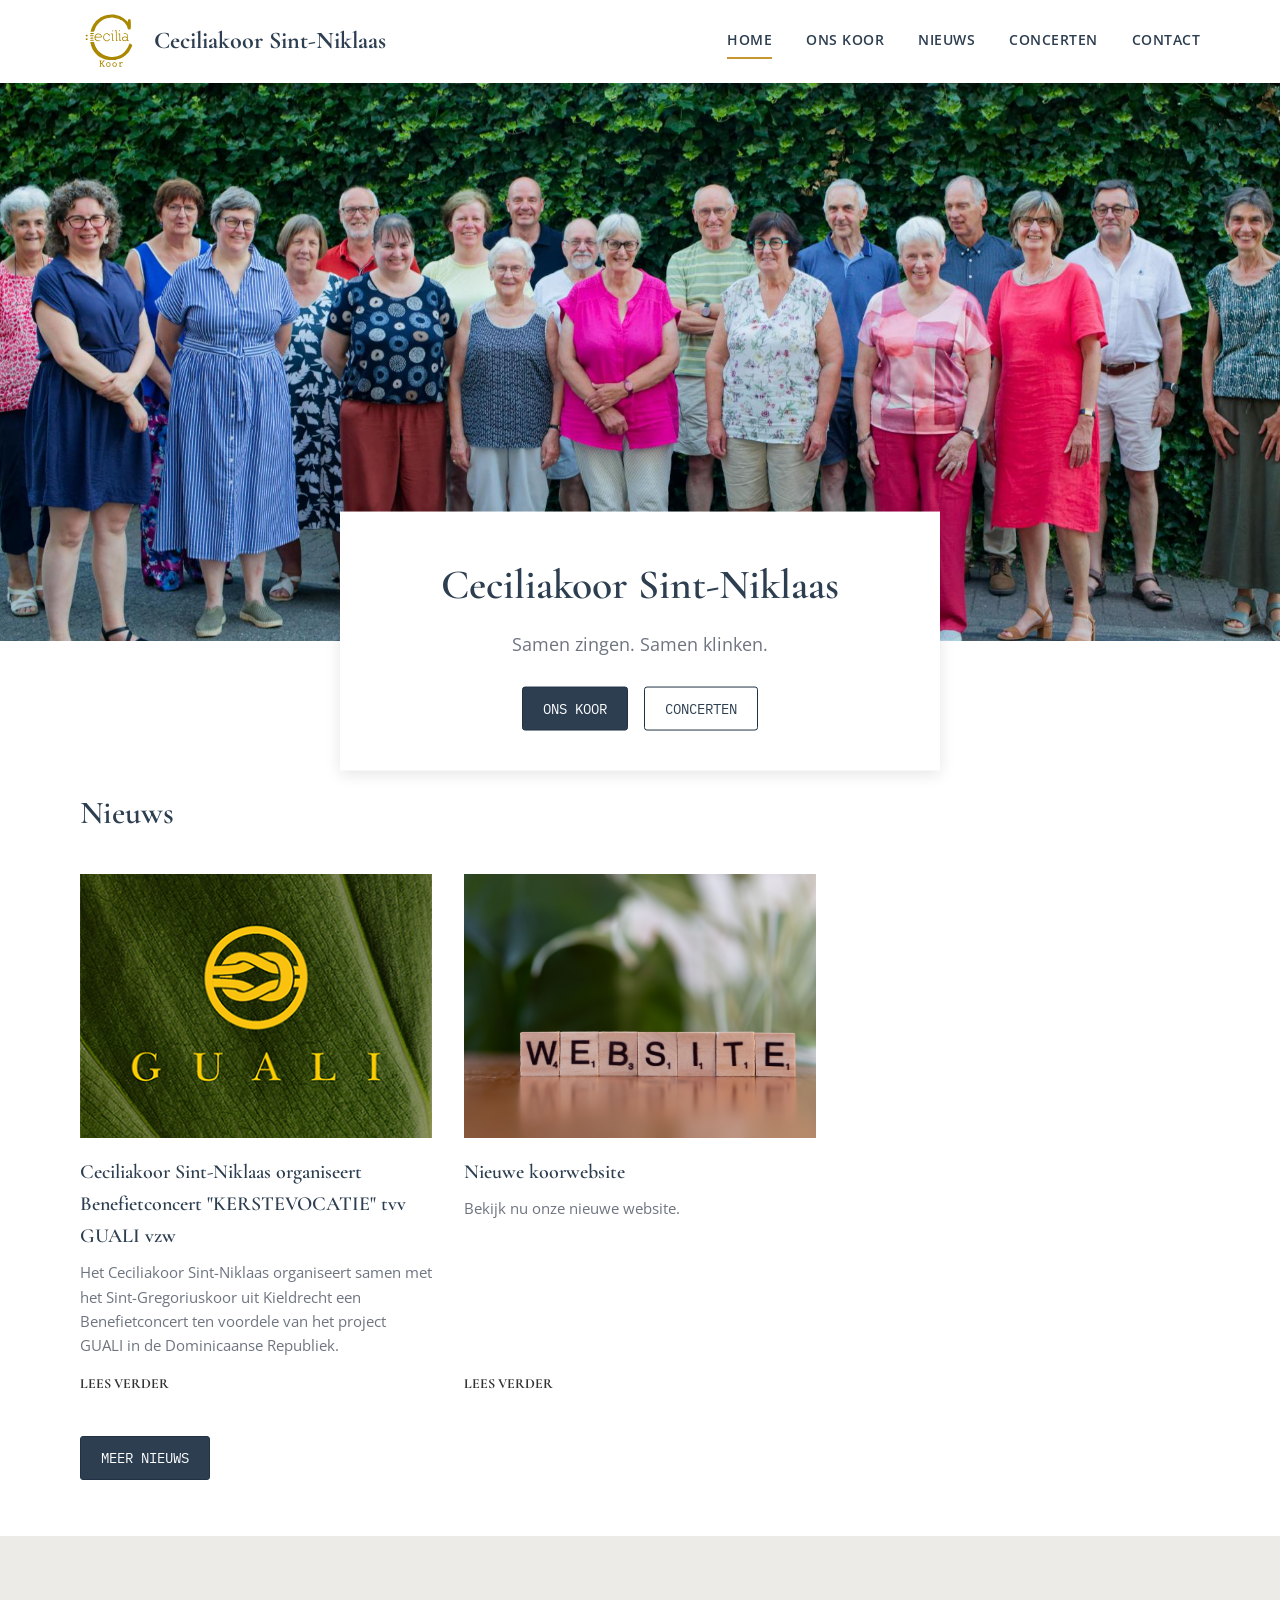
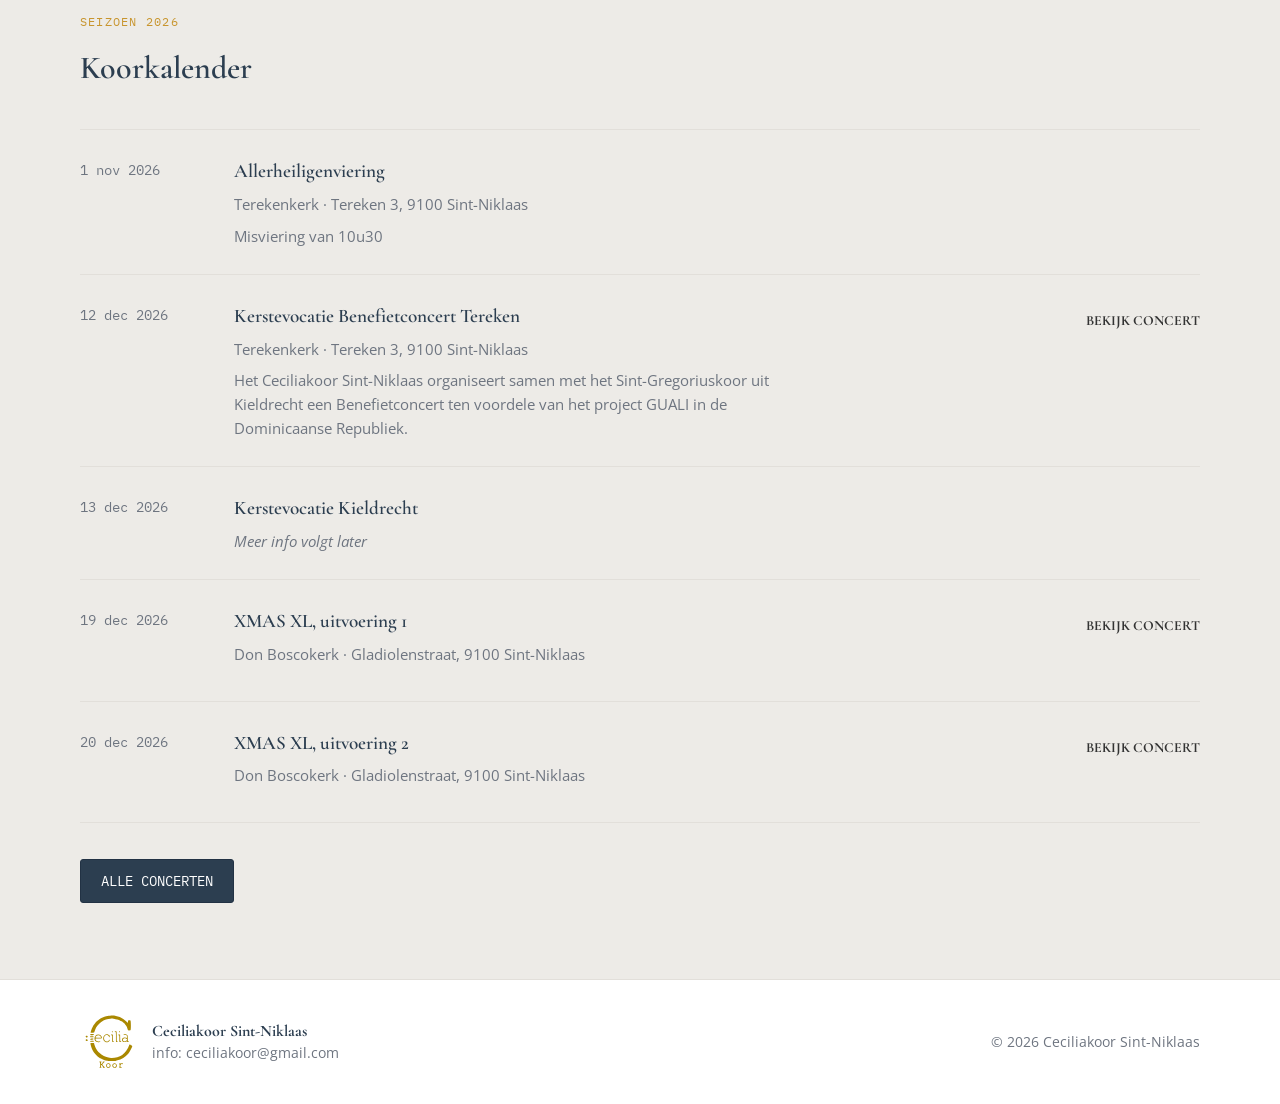
<file: index.html>
<!DOCTYPE html>
<html lang="nl">

<head>
  <meta charset="UTF-8">
  <meta name="viewport" content="width=device-width, initial-scale=1.0">
  <title>Ceciliakoor Sint-Niklaas</title>
  <meta name="description"
    content="Ceciliakoor Sint-Niklaas — gemengd koor. Samen zingen. Samen klinken.">
  <link rel="preconnect" href="https://fonts.googleapis.com">
  <link
    href="https://fonts.googleapis.com/css2?family=Cormorant+Garamond:ital,wght@0,500;0,600;0,700;1,500&family=Open+Sans:wght@400;600&family=IBM+Plex+Mono:wght@400;500&display=swap"
    rel="stylesheet">
  <link rel="stylesheet" href="styles.css">
</head>

<body>

  <header class="site-header">
    <div class="wrap">
      <a class="brand" href="index.html">
        <img src="assets/logo Ceciliakoor.svg" alt="Logo" class="brand-logo">
        <span class="brand-name">Ceciliakoor Sint-Niklaas</span>
      </a>
      <nav class="main-nav" aria-label="Hoofdmenu">
        <a href="index.html" aria-current="page">Home</a>
        <a href="ons-koor.html">Ons koor</a>
        <a href="nieuws.html">Nieuws</a>
        <a href="concerten.html">Concerten</a>
        <a href="contact.html">Contact</a>
      </nav>
    </div>
  </header>

  <section class="hero-intro">
    <div class="hero-box">
      <h1>Ceciliakoor Sint-Niklaas</h1>
      <p>Samen zingen. Samen klinken.</p>
      <div class="btn-row">
        <a class="btn" href="ons-koor.html">Ons koor</a>
        <a class="btn btn-ghost" href="concerten.html">Concerten</a>
      </div>
    </div>
  </section>

  <section class="block tight hero-offset">
    <div class="wrap">
      <h2 class="section-title">Nieuws</h2>
      <div class="news-grid">

        <article class="news-card">
          <div class="card-photo">
            <img src="assets/Guali-logo-kleiner.png" alt="Guali-logo">
          </div>
          <h3>Ceciliakoor Sint-Niklaas organiseert Benefietconcert "KERSTEVOCATIE" tvv GUALI vzw</h3>
          <p>Het Ceciliakoor Sint-Niklaas organiseert samen met het Sint-Gregoriuskoor uit Kieldrecht een Benefietconcert ten voordele van het project GUALI in de Dominicaanse Republiek.</p>
          <a class="link-arrow" href="nieuws/kerstconcert_guali.html">LEES VERDER</a>
        </article>

        <article class="news-card">
          <div class="card-photo">
            <img src="assets/new_website.jpg" alt="Nieuwe koorwebsite">
          </div>
          <h3>Nieuwe koorwebsite</h3>
          <p>Bekijk nu onze nieuwe website.</p>
          <a class="link-arrow" href="nieuws/nieuwe_website.html">LEES VERDER</a>
        </article>

      </div>
      <div style="margin-top:40px;">
        <a class="btn" href="nieuws.html">Meer nieuws</a>
      </div>
    </div>
  </section>

  <section class="block on-mist">
    <div class="wrap">
      <p class="eyebrow">seizoen 2026</p>
      <h2 class="section-title">Koorkalender</h2>

      <div class="concert-list">
        <div class="concert-row">
          <div class="concert-date">1 nov 2026</div>
          <div class="concert-info">
            <h3>Allerheiligenviering</h3>
            <p class="concert-venue">Terekenkerk · Tereken 3, 9100 Sint-Niklaas</p>
            <p class="concert-desc">Misviering van 10u30</p>
          </div>
        </div>

        <div class="concert-row">
          <div class="concert-date">12 dec 2026</div>
          <div class="concert-info">
            <h3>Kerstevocatie Benefietconcert Tereken</h3>
            <p class="concert-venue">Terekenkerk · Tereken 3, 9100 Sint-Niklaas</p>
            <p class="concert-desc">Het Ceciliakoor Sint-Niklaas organiseert samen met het Sint-Gregoriuskoor uit Kieldrecht een Benefietconcert ten voordele van het project GUALI in de Dominicaanse Republiek.</p>
          </div>
          <div class="concert-action"><a class="link-arrow" href="concerten/kerstevocatie benefietconcert Tereken.html">Bekijk concert</a></div>
        </div>

        <div class="concert-row">
          <div class="concert-date">13 dec 2026</div>
          <div class="concert-info">
            <h3>Kerstevocatie Kieldrecht</h3>
            <p class="concert-desc"><i>Meer info volgt later</i></p>
          </div>
        </div>

        <div class="concert-row">
          <div class="concert-date">19 dec 2026</div>
          <div class="concert-info">
            <h3>XMAS XL, uitvoering 1</h3>
            <p class="concert-venue">Don Boscokerk · Gladiolenstraat, 9100 Sint-Niklaas</p>
          </div>
          <div class="concert-action"><a class="link-arrow" href="concerten/XMAS-XL rockin-around-the-christmas-tree.html">Bekijk concert</a></div>
        </div>

        <div class="concert-row">
          <div class="concert-date">20 dec 2026</div>
          <div class="concert-info">
            <h3>XMAS XL, uitvoering 2</h3>
            <p class="concert-venue">Don Boscokerk · Gladiolenstraat, 9100 Sint-Niklaas</p>
          </div>
          <div class="concert-action"><a class="link-arrow" href="concerten/XMAS-XL rockin-around-the-christmas-tree.html">Bekijk concert</a></div>
        </div>

      <div style="margin-top:36px;">
        <a class="btn" href="concerten.html">Alle concerten</a>
      </div>
    </div>
  </section>

  <footer class="site-footer">
    <div class="wrap">
      <div class="footer-brand">
        <img src="assets/logo Ceciliakoor.svg" alt="Logo" class="brand-logo">
        <div class="footer-brand-text">
          <strong>Ceciliakoor Sint-Niklaas</strong>
          <span>info: <a href="mailto:ceciliakoor@gmail.com">ceciliakoor@gmail.com</a></span>
        </div>
      </div>
      <div class="footer-copy">© 2026 Ceciliakoor Sint-Niklaas</div>
    </div>
  </footer>

</body>

</html>
</file>
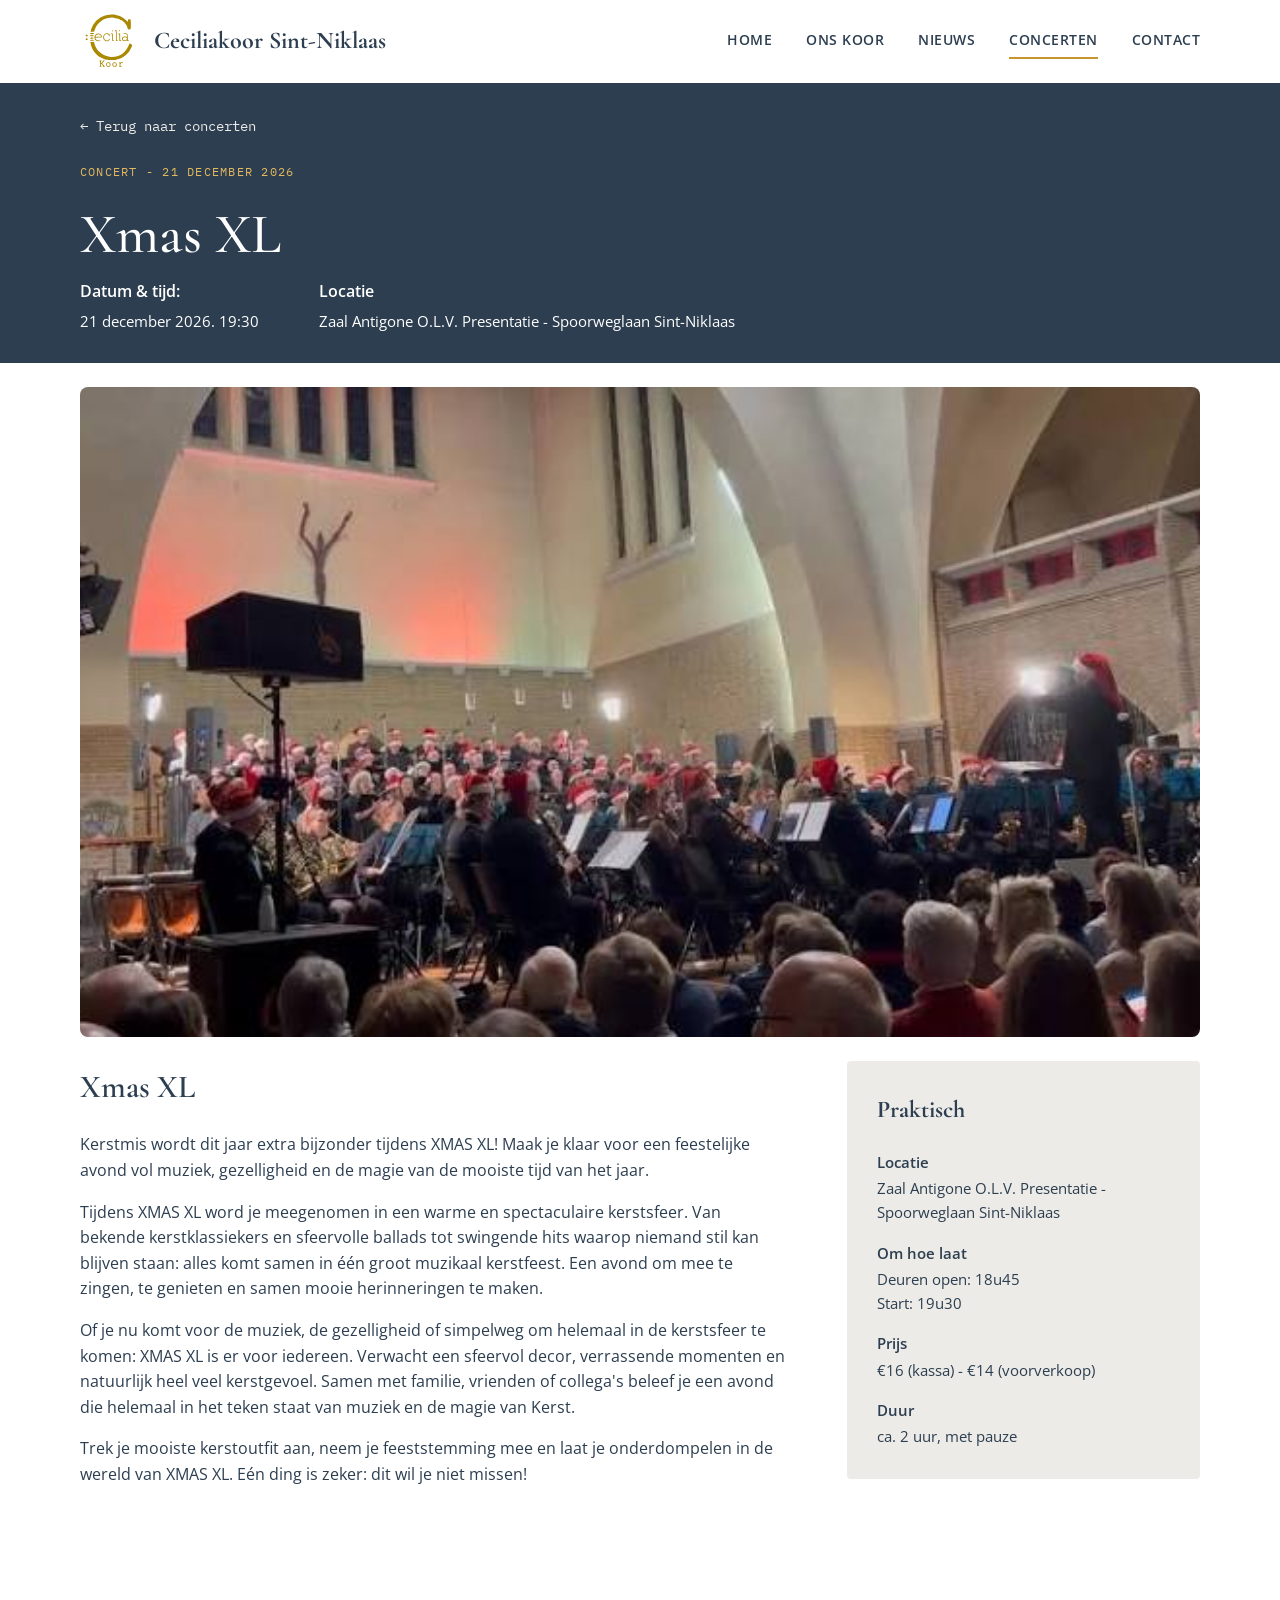
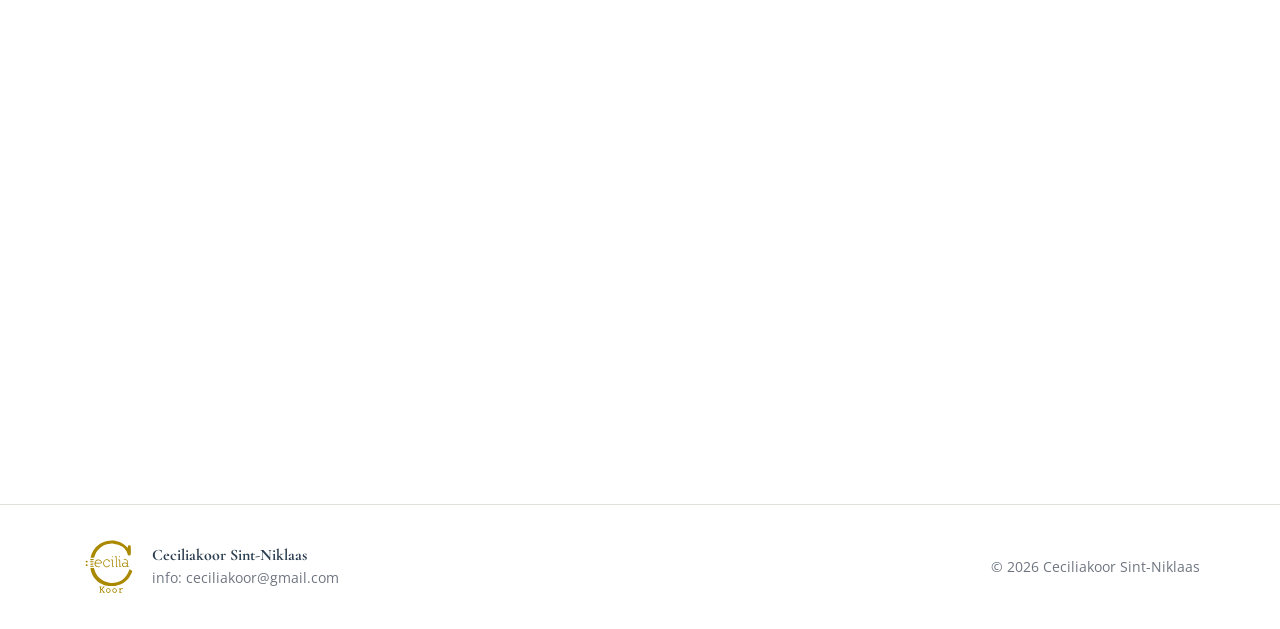
<file: concerten-detail.html>
<!DOCTYPE html>
<html lang="nl">

<head>
  <meta charset="UTF-8">
  <meta name="viewport" content="width=device-width, initial-scale=1.0">
  <title>Ceciliakoor Sint-Niklaas</title>
  <meta name="description"
    content="Ceciliakoor Sint-Niklaas — gemengd koor. Samen zingen. Samen klinken.">
  <link rel="preconnect" href="https://fonts.googleapis.com">
  <link
    href="https://fonts.googleapis.com/css2?family=Cormorant+Garamond:ital,wght@0,500;0,600;0,700;1,500&family=Open+Sans:wght@400;600&family=IBM+Plex+Mono:wght@400;500&display=swap"
    rel="stylesheet">
  <link rel="stylesheet" href="styles.css">
</head>

<body>

  <header class="site-header">
    <div class="wrap">
      <a class="brand" href="index.html">
        <img src="assets/logo Ceciliakoor.svg" alt="Logo" class="brand-logo">
        <span class="brand-name">Ceciliakoor Sint-Niklaas</span>
      </a>
      <nav class="main-nav" aria-label="Hoofdmenu">
        <a href="index.html">Home</a>
        <a href="ons-koor.html">Ons koor</a>
        <a href="nieuws.html">Nieuws</a>
        <a href="concerten.html" aria-current="page">Concerten</a>
        <a href="contact.html">Contact</a>
      </nav>
    </div>
  </header>

  <div class="page-detail-banner">
    <div class="wrap">
      <a href="concerten.html" class="back-link">&larr; Terug naar concerten</a>
      <p class="eyebrow">CONCERT - 21 DECEMBER 2026</p>
      <h1>Xmas XL</h1>
      <div class="banner-meta">
        <div>
          <strong>Datum & tijd:</strong><br>
          21 december 2026. 19:30
        </div>
        <div>
          <strong>Locatie</strong><br>
          Zaal Antigone O.L.V. Presentatie - Spoorweglaan Sint-Niklaas
        </div>
      </div>
    </div>
  </div>

  <main class="wrap block">
    <img src="assets/xmas-xl.jpg" alt="Koor optreden Xmas XL" class="detail-hero-img">
    
    <div class="detail-grid">
      <div class="detail-content">
        <h2>Xmas XL</h2>
        <p>Kerstmis wordt dit jaar extra bijzonder tijdens XMAS XL! Maak je klaar voor een feestelijke avond vol muziek, gezelligheid en de magie van de mooiste tijd van het jaar.</p>
        <p>Tijdens XMAS XL word je meegenomen in een warme en spectaculaire kerstsfeer. Van bekende kerstklassiekers en sfeervolle ballads tot swingende hits waarop niemand stil kan blijven staan: alles komt samen in één groot muzikaal kerstfeest. Een avond om mee te zingen, te genieten en samen mooie herinneringen te maken.</p>
        <p>Of je nu komt voor de muziek, de gezelligheid of simpelweg om helemaal in de kerstsfeer te komen: XMAS XL is er voor iedereen. Verwacht een sfeervol decor, verrassende momenten en natuurlijk heel veel kerstgevoel. Samen met familie, vrienden of collega's beleef je een avond die helemaal in het teken staat van muziek en de magie van Kerst.</p>
        <p>Trek je mooiste kerstoutfit aan, neem je feeststemming mee en laat je onderdompelen in de wereld van XMAS XL. Eén ding is zeker: dit wil je niet missen!</p>
      </div>
      
      <aside>
        <div class="practical-box">
          <h3>Praktisch</h3>
          <div class="practical-item">
            <strong>Locatie</strong>
            Zaal Antigone O.L.V. Presentatie - Spoorweglaan Sint-Niklaas
          </div>
          <div class="practical-item">
            <strong>Om hoe laat</strong>
            Deuren open: 18u45<br>
            Start: 19u30
          </div>
          <div class="practical-item">
            <strong>Prijs</strong>
            &euro;16 (kassa) - &euro;14 (voorverkoop)
          </div>
          <div class="practical-item">
            <strong>Duur</strong>
            ca. 2 uur, met pauze
          </div>
        </div>
      </aside>
    </div>
  </main>

  <footer class="site-footer">
    <div class="wrap">
      <div class="footer-brand">
        <img src="assets/logo Ceciliakoor.svg" alt="Logo" class="brand-logo">
        <div class="footer-brand-text">
          <strong>Ceciliakoor Sint-Niklaas</strong>
          <span>info: <a href="mailto:ceciliakoor@gmail.com">ceciliakoor@gmail.com</a></span>
        </div>
      </div>
      <div class="footer-copy">© 2026 Ceciliakoor Sint-Niklaas</div>
    </div>
  </footer>

</body>
</html>
</file>
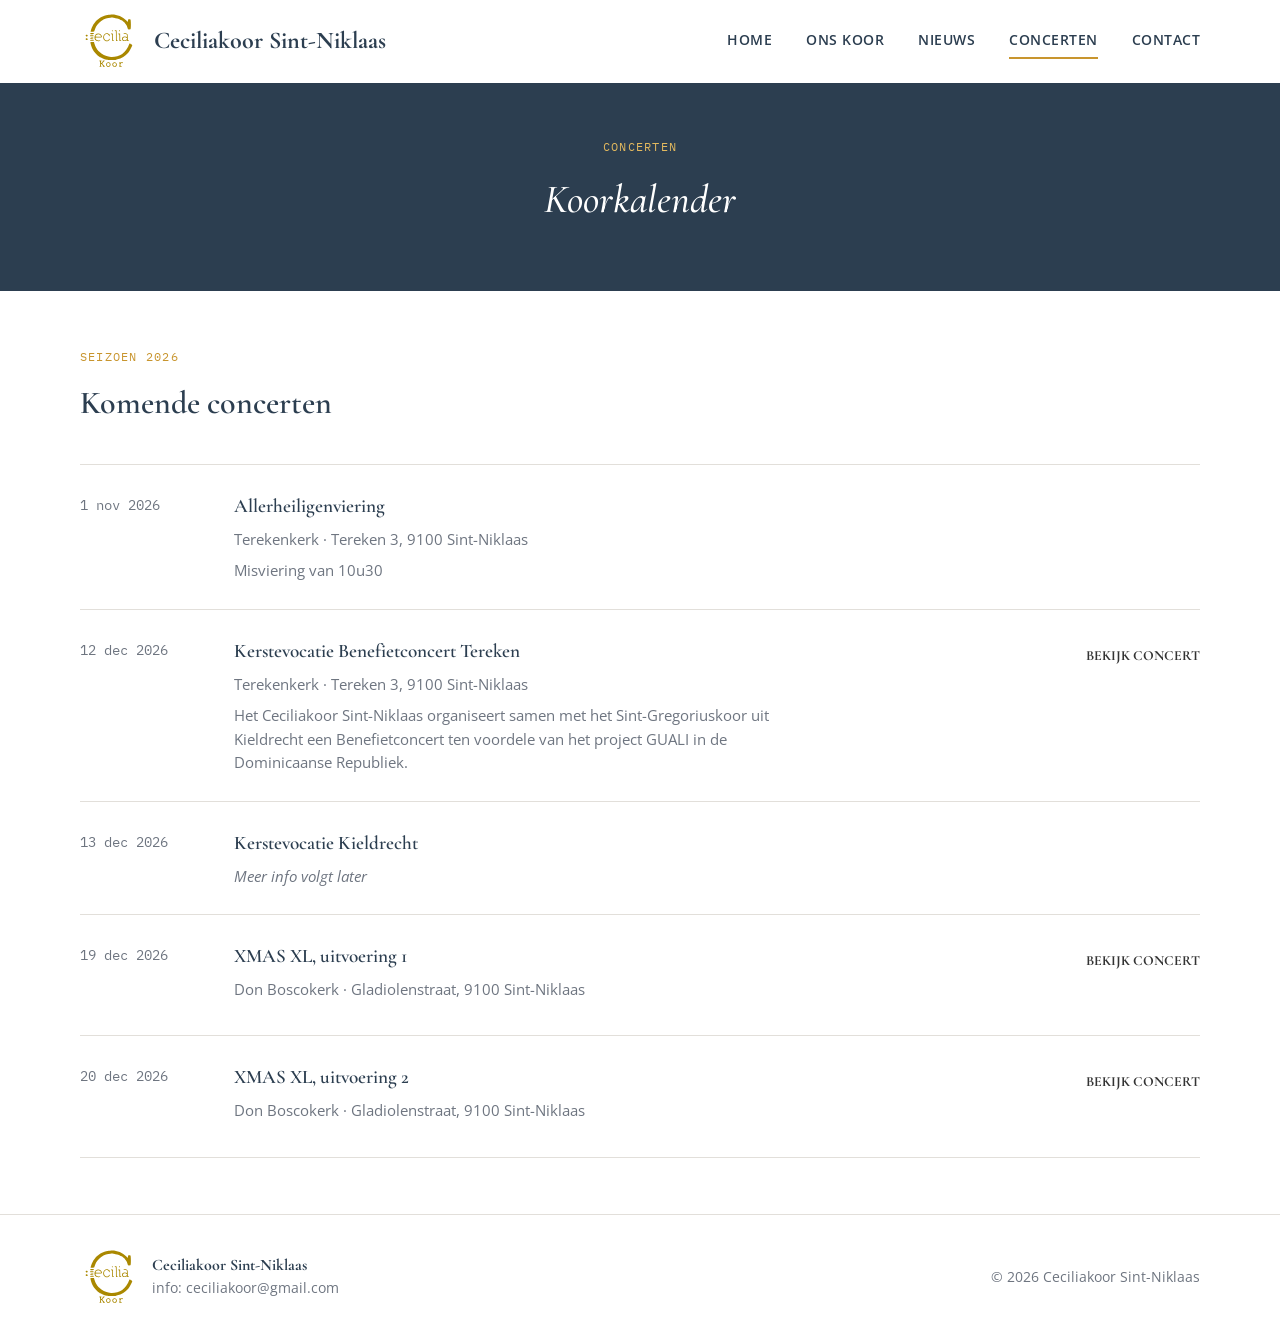
<file: concerten.html>
<!DOCTYPE html>
<html lang="nl">

<head>
  <meta charset="UTF-8">
  <meta name="viewport" content="width=device-width, initial-scale=1.0">
  <title>Ceciliakoor Sint-Niklaas</title>
  <meta name="description"
    content="Ceciliakoor Sint-Niklaas — gemengd koor. Samen zingen. Samen klinken.">
  <link rel="preconnect" href="https://fonts.googleapis.com">
  <link
    href="https://fonts.googleapis.com/css2?family=Cormorant+Garamond:ital,wght@0,500;0,600;0,700;1,500&family=Open+Sans:wght@400;600&family=IBM+Plex+Mono:wght@400;500&display=swap"
    rel="stylesheet">
  <link rel="stylesheet" href="styles.css">
</head>

<body>

  <header class="site-header">
    <div class="wrap">
      <a class="brand" href="index.html">
        <img src="assets/logo Ceciliakoor.svg" alt="Logo" class="brand-logo">
        <span class="brand-name">Ceciliakoor Sint-Niklaas</span>
      </a>
      <nav class="main-nav" aria-label="Hoofdmenu">
        <a href="index.html">Home</a>
        <a href="ons-koor.html">Ons koor</a>
        <a href="nieuws.html">Nieuws</a>
        <a href="concerten.html" aria-current="page">Concerten</a>
        <a href="contact.html">Contact</a>
      </nav>
    </div>
  </header>

  <div class="page-banner">
    <p class="eyebrow">Concerten</p>
    <h1>Koorkalender</h1>
  </div>

  <section class="block tight">
    <div class="wrap">
      <p class="eyebrow">seizoen 2026</p>
      <h2 class="section-title">Komende concerten</h2>

      <div class="concert-list">
        <div class="concert-row">
          <div class="concert-date">1 nov 2026</div>
          <div class="concert-info">
            <h3>Allerheiligenviering</h3>
            <p class="concert-venue">Terekenkerk · Tereken 3, 9100 Sint-Niklaas</p>
            <p class="concert-desc">Misviering van 10u30</p>
          </div>
        </div>

        <div class="concert-row">
          <div class="concert-date">12 dec 2026</div>
          <div class="concert-info">
            <h3>Kerstevocatie Benefietconcert Tereken</h3>
            <p class="concert-venue">Terekenkerk · Tereken 3, 9100 Sint-Niklaas</p>
            <p class="concert-desc">Het Ceciliakoor Sint-Niklaas organiseert samen met het Sint-Gregoriuskoor uit Kieldrecht een Benefietconcert ten voordele van het project GUALI in de Dominicaanse Republiek.</p>
          </div>
          <div class="concert-action"><a class="link-arrow" href="concerten/kerstevocatie benefietconcert Tereken.html">Bekijk concert</a></div>
        </div>

        <div class="concert-row">
          <div class="concert-date">13 dec 2026</div>
          <div class="concert-info">
            <h3>Kerstevocatie Kieldrecht</h3>
            <p class="concert-desc"><i>Meer info volgt later</i></p>
          </div>
        </div>

        <div class="concert-row">
          <div class="concert-date">19 dec 2026</div>
          <div class="concert-info">
            <h3>XMAS XL, uitvoering 1</h3>
            <p class="concert-venue">Don Boscokerk · Gladiolenstraat, 9100 Sint-Niklaas</p>
          </div>
          <div class="concert-action"><a class="link-arrow" href="concerten/XMAS-XL rockin-around-the-christmas-tree.html">Bekijk concert</a></div>
        </div>

        <div class="concert-row">
          <div class="concert-date">20 dec 2026</div>
          <div class="concert-info">
            <h3>XMAS XL, uitvoering 2</h3>
            <p class="concert-venue">Don Boscokerk · Gladiolenstraat, 9100 Sint-Niklaas</p>
          </div>
          <div class="concert-action"><a class="link-arrow" href="concerten/XMAS-XL rockin-around-the-christmas-tree.html">Bekijk concert</a></div>
        </div>
      </div>
    </div>
  </section>

  <footer class="site-footer">
    <div class="wrap">
      <div class="footer-brand">
        <img src="assets/logo Ceciliakoor.svg" alt="Logo" class="brand-logo">
        <div class="footer-brand-text">
          <strong>Ceciliakoor Sint-Niklaas</strong>
          <span>info: <a href="mailto:ceciliakoor@gmail.com">ceciliakoor@gmail.com</a></span>
        </div>
      </div>
      <div class="footer-copy">© 2026 Ceciliakoor Sint-Niklaas</div>
    </div>
  </footer>

</body>

</html>
</file>
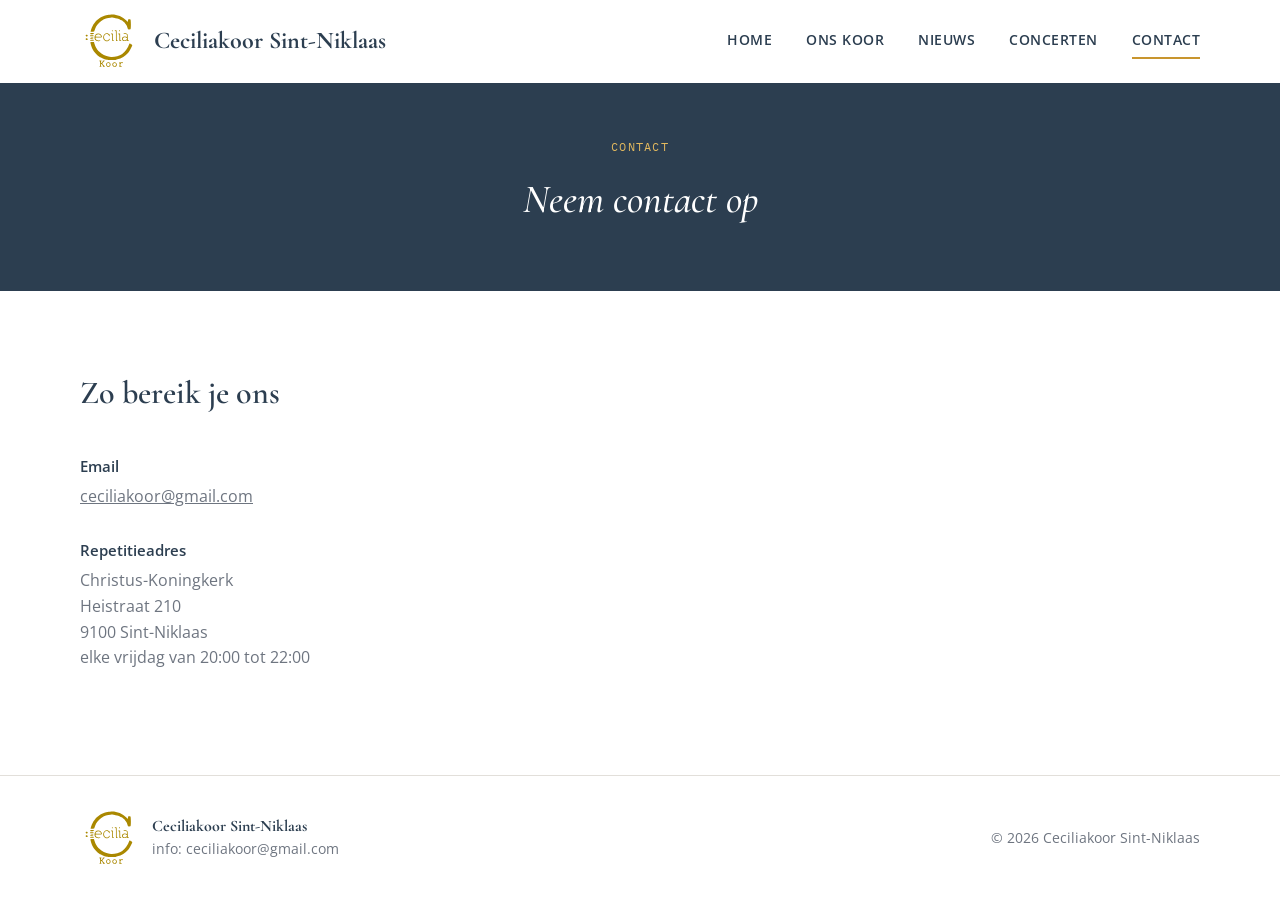
<file: contact.html>
<!DOCTYPE html>
<html lang="nl">

<head>
  <meta charset="UTF-8">
  <meta name="viewport" content="width=device-width, initial-scale=1.0">
  <title>Ceciliakoor Sint-Niklaas</title>
  <meta name="description" content="Ceciliakoor Sint-Niklaas — gemengd koor. Samen zingen. Samen klinken.">
  <link rel="preconnect" href="https://fonts.googleapis.com">
  <link
    href="https://fonts.googleapis.com/css2?family=Cormorant+Garamond:ital,wght@0,500;0,600;0,700;1,500&family=Open+Sans:wght@400;600&family=IBM+Plex+Mono:wght@400;500&display=swap"
    rel="stylesheet">
  <link rel="stylesheet" href="styles.css">
</head>

<body>

  <header class="site-header">
    <div class="wrap">
      <a class="brand" href="index.html">
        <img src="assets/logo Ceciliakoor.svg" alt="Logo" class="brand-logo">
        <span class="brand-name">Ceciliakoor Sint-Niklaas</span>
      </a>
      <nav class="main-nav" aria-label="Hoofdmenu">
        <a href="index.html">Home</a>
        <a href="ons-koor.html">Ons koor</a>
        <a href="nieuws.html">Nieuws</a>
        <a href="concerten.html">Concerten</a>
        <a href="contact.html" aria-current="page">Contact</a>
      </nav>
    </div>
  </header>

  <div class="page-banner">
    <p class="eyebrow">Contact</p>
    <h1>Neem contact op</h1>
  </div>

  <section class="block">
    <div class="wrap">
      <div>
        <h2 class="section-title">Zo bereik je ons</h2>

        <div class="info-block">
          <h3>Email</h3>
          <a href="mailto:ceciliakoor@gmail.com">ceciliakoor@gmail.com</a>
        </div>

        <div class="info-block">
          <h3>Repetitieadres</h3>
          <p>Christus-Koningkerk</p>
          <p>Heistraat 210</p>
          <p>9100 Sint-Niklaas</p>
          <p>elke vrijdag van 20:00 tot 22:00</p>
        </div>
      </div>
    </div>
  </section>

  <footer class="site-footer">
    <div class="wrap">
      <div class="footer-brand">
        <img src="assets/logo Ceciliakoor.svg" alt="Logo" class="brand-logo">
        <div class="footer-brand-text">
          <strong>Ceciliakoor Sint-Niklaas</strong>
          <span>info: <a href="mailto:ceciliakoor@gmail.com">ceciliakoor@gmail.com</a></span>
        </div>
      </div>
      <div class="footer-copy">© 2026 Ceciliakoor Sint-Niklaas</div>
    </div>
  </footer>

</body>

</html>
</file>
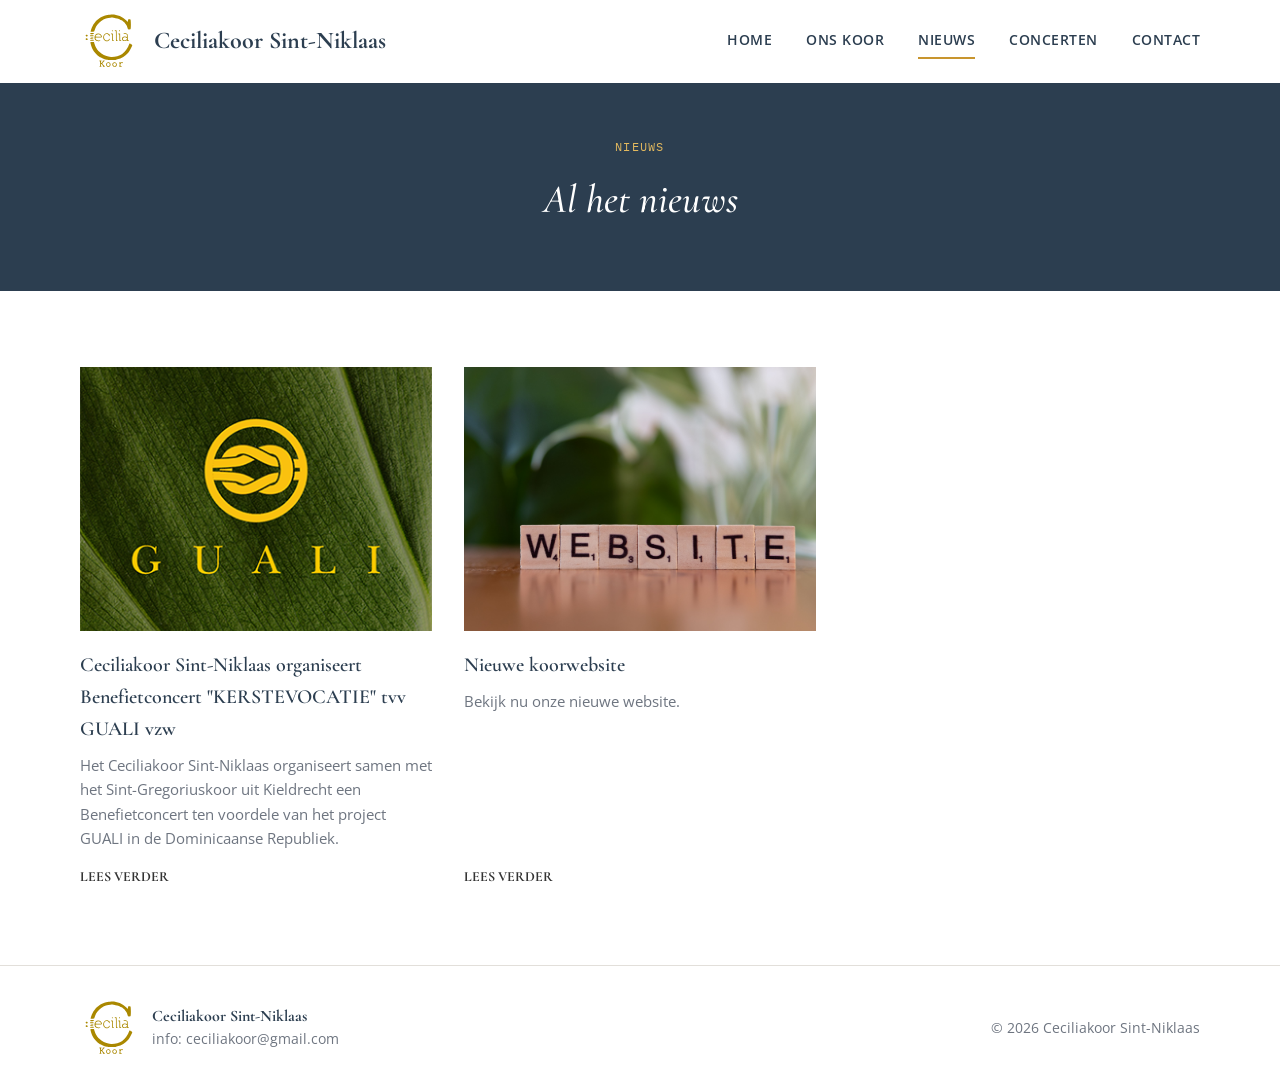
<file: nieuws.html>
<!DOCTYPE html>
<html lang="nl">

<head>
  <meta charset="UTF-8">
  <meta name="viewport" content="width=device-width, initial-scale=1.0">
  <title>Ceciliakoor Sint-Niklaas</title>
  <meta name="description"
    content="Ceciliakoor Sint-Niklaas — gemengd koor. Samen zingen. Samen klinken.">
  <link rel="preconnect" href="https://fonts.googleapis.com">
  <link
    href="https://fonts.googleapis.com/css2?family=Cormorant+Garamond:ital,wght@0,500;0,600;0,700;1,500&family=Open+Sans:wght@400;600&family=IBM+Plex+Mono:wght@400;500&display=swap"
    rel="stylesheet">
  <link rel="stylesheet" href="styles.css">
</head>

<body>

  <header class="site-header">
    <div class="wrap">
      <a class="brand" href="index.html">
        <img src="assets/logo Ceciliakoor.svg" alt="Logo" class="brand-logo">
        <span class="brand-name">Ceciliakoor Sint-Niklaas</span>
      </a>
      <nav class="main-nav" aria-label="Hoofdmenu">
        <a href="index.html">Home</a>
        <a href="ons-koor.html">Ons koor</a>
        <a href="nieuws.html" aria-current="page">Nieuws</a>
        <a href="concerten.html">Concerten</a>
        <a href="contact.html">Contact</a>
      </nav>
    </div>
  </header>

  <div class="page-banner">
    <p class="eyebrow">Nieuws</p>
    <h1>Al het nieuws</h1>
  </div>

  <section class="block">
    <div class="wrap">
      <div class="news-grid">
        <article class="news-card">
          <div class="card-photo">
            <img src="assets/Guali-logo-kleiner.png" alt="Guali-logo">
          </div>
          <h3>Ceciliakoor Sint-Niklaas organiseert Benefietconcert "KERSTEVOCATIE" tvv GUALI vzw</h3>
          <p>Het Ceciliakoor Sint-Niklaas organiseert samen met het Sint-Gregoriuskoor uit Kieldrecht een Benefietconcert ten voordele van het project GUALI in de Dominicaanse Republiek.</p>
          <a class="link-arrow" href="nieuws/kerstconcert_guali.html">LEES VERDER</a>
        </article>

        <article class="news-card">
          <div class="card-photo">
            <img src="assets/new_website.jpg" alt="Nieuwe koorwebsite">
          </div>
          <h3>Nieuwe koorwebsite</h3>
          <p>Bekijk nu onze nieuwe website.</p>
          <a class="link-arrow" href="nieuws/nieuwe_website.html">LEES VERDER</a>
        </article>

      </div>
    </div>
  </section>

  <footer class="site-footer">
    <div class="wrap">
      <div class="footer-brand">
        <img src="assets/logo Ceciliakoor.svg" alt="Logo" class="brand-logo">
        <div class="footer-brand-text">
          <strong>Ceciliakoor Sint-Niklaas</strong>
          <span>info: <a href="mailto:ceciliakoor@gmail.com">ceciliakoor@gmail.com</a></span>
        </div>
      </div>
      <div class="footer-copy">© 2026 Ceciliakoor Sint-Niklaas</div>
    </div>
  </footer>

</body>

</html>
</file>
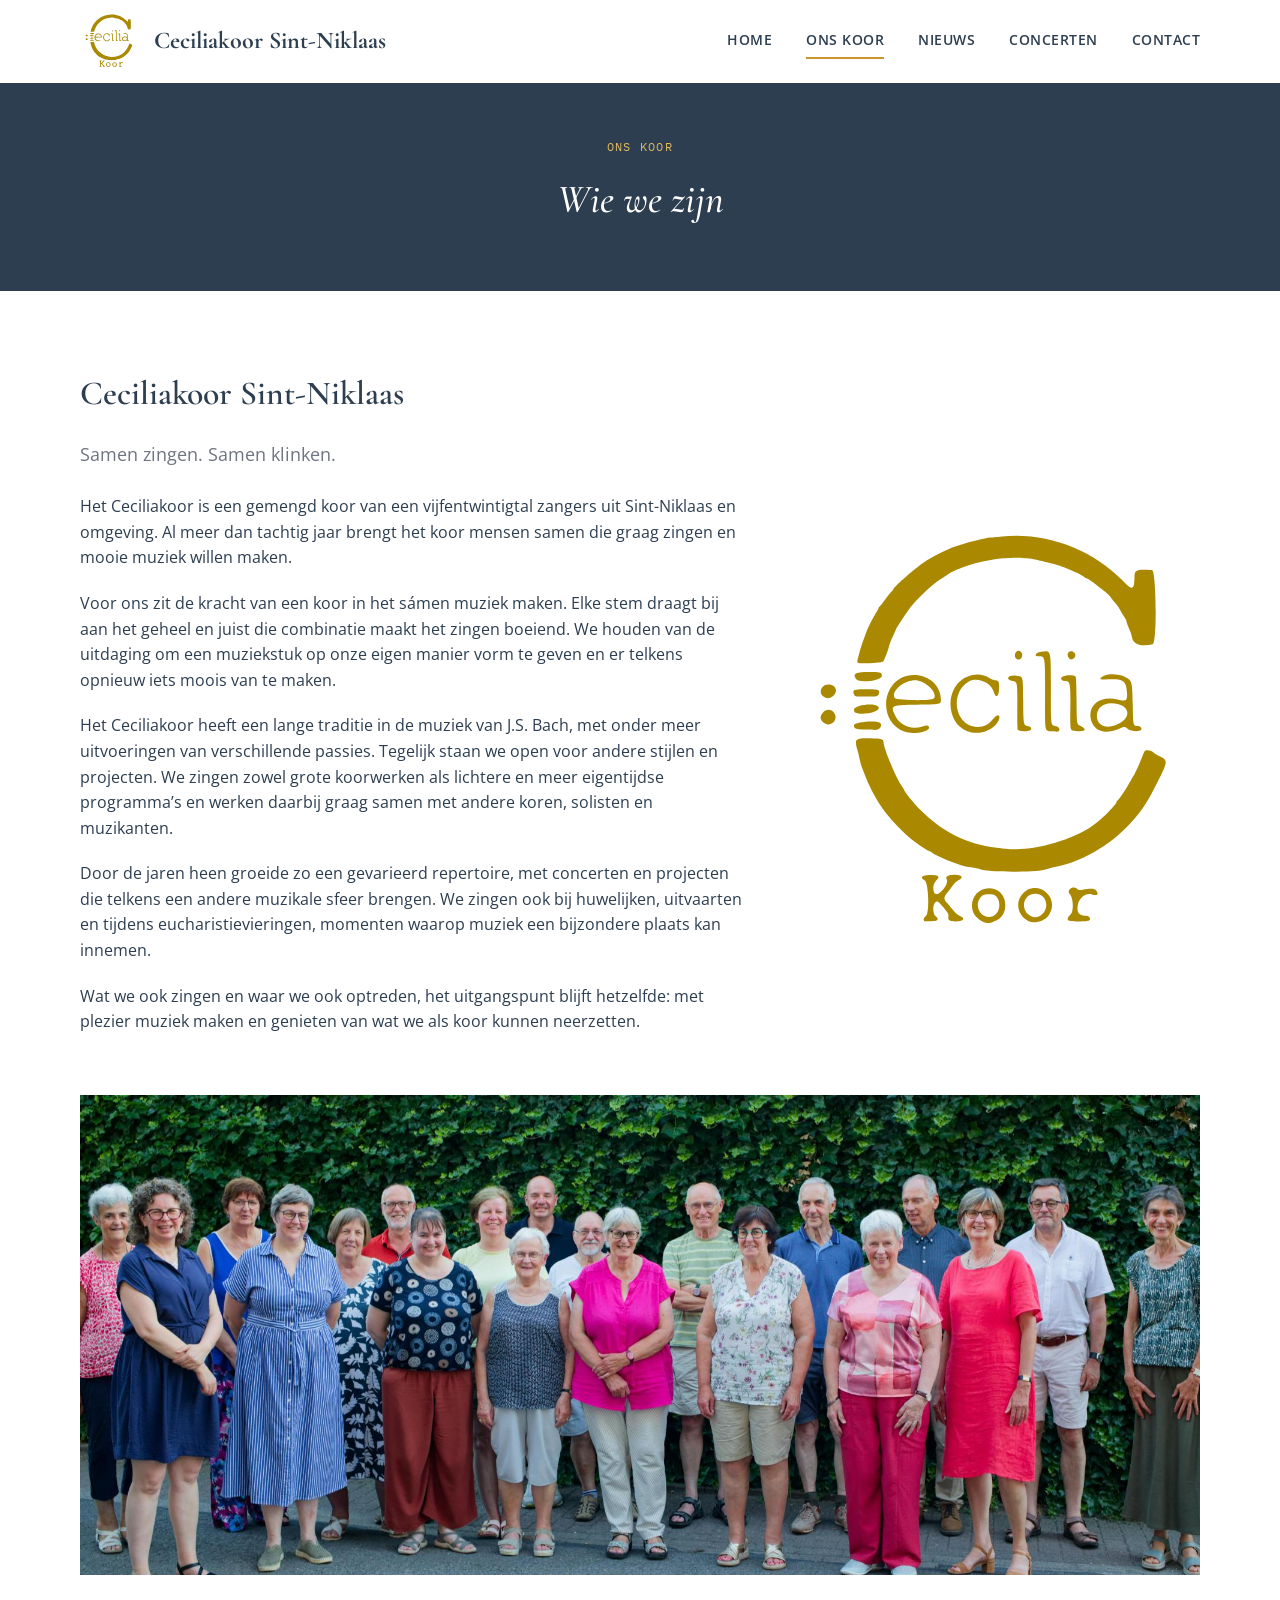
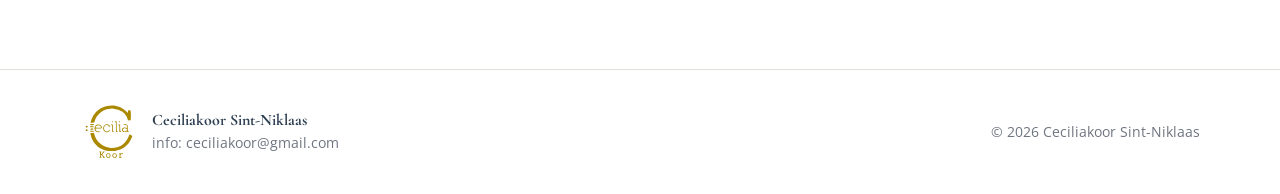
<file: ons-koor.html>
<!DOCTYPE html>
<html lang="nl">

<head>
  <meta charset="UTF-8">
  <meta name="viewport" content="width=device-width, initial-scale=1.0">
  <title>Ceciliakoor Sint-Niklaas</title>
  <meta name="description" content="Ceciliakoor Sint-Niklaas — gemengd koor. Samen zingen. Samen klinken.">
  <link rel="preconnect" href="https://fonts.googleapis.com">
  <link
    href="https://fonts.googleapis.com/css2?family=Cormorant+Garamond:ital,wght@0,500;0,600;0,700;1,500&family=Open+Sans:wght@400;600&family=IBM+Plex+Mono:wght@400;500&display=swap"
    rel="stylesheet">
  <link rel="stylesheet" href="styles.css">
</head>

<body>

  <header class="site-header">
    <div class="wrap">
      <a class="brand" href="index.html">
        <img src="assets/logo Ceciliakoor.svg" alt="Logo" class="brand-logo">
        <span class="brand-name">Ceciliakoor Sint-Niklaas</span>
      </a>
      <nav class="main-nav" aria-label="Hoofdmenu">
        <a href="index.html">Home</a>
        <a href="ons-koor.html" aria-current="page">Ons koor</a>
        <a href="nieuws.html">Nieuws</a>
        <a href="concerten.html">Concerten</a>
        <a href="contact.html">Contact</a>
      </nav>
    </div>
  </header>

  <div class="page-banner">
    <p class="eyebrow">Ons koor</p>
    <h1>Wie we zijn</h1>
  </div>

  <section class="block">
    <div class="wrap two-col">
      <div>
        <h2 class="about-title">Ceciliakoor Sint-Niklaas</h2>
        <p class="about-tagline">Samen zingen. Samen klinken.</p>

        <div class="about-body">
          <p>Het Ceciliakoor is een gemengd koor van een vijfentwintigtal zangers uit Sint-Niklaas en omgeving. Al meer
            dan tachtig jaar brengt het koor mensen samen die graag zingen en mooie muziek willen maken.
          </p>
          <p>Voor ons zit de kracht van een koor in het sámen muziek maken. Elke stem draagt bij aan het geheel en juist
            die combinatie maakt het zingen boeiend. We houden van de uitdaging om een muziekstuk op onze eigen manier
            vorm te geven en er telkens opnieuw iets moois van te maken.
          </p>
          <p>Het Ceciliakoor heeft een lange traditie in de muziek van J.S. Bach, met onder meer uitvoeringen van
            verschillende passies. Tegelijk staan we open voor andere stijlen en projecten. We zingen zowel grote
            koorwerken als lichtere en meer eigentijdse programma’s en werken daarbij graag samen met andere koren,
            solisten en muzikanten.
          </p>
          <p>Door de jaren heen groeide zo een gevarieerd repertoire, met concerten en projecten die telkens een andere
            muzikale sfeer brengen. We zingen ook bij huwelijken, uitvaarten en tijdens eucharistievieringen, momenten
            waarop muziek een bijzondere plaats kan innemen.
          </p>
          <p>Wat we ook zingen en waar we ook optreden, het uitgangspunt blijft hetzelfde: met plezier muziek maken en
            genieten van wat we als koor kunnen neerzetten.
          </p>
        </div>
      </div>
      <div class="about-photo-small">
        <img src="assets/logo Ceciliakoor.svg" alt="About Photo Small">
      </div>
    </div>
    <div class="wrap">
      <div class="about-photo-big">
        <div class="card-photo">
          <img src="assets/groupsimage.jpeg" alt="groupsimage">
        </div>
      </div>
    </div>
  </section>

  <footer class="site-footer">
    <div class="wrap">
      <div class="footer-brand">
        <img src="assets/logo Ceciliakoor.svg" alt="Logo" class="brand-logo">
        <div class="footer-brand-text">
          <strong>Ceciliakoor Sint-Niklaas</strong>
          <span>info: <a href="mailto:ceciliakoor@gmail.com">ceciliakoor@gmail.com</a></span>
        </div>
      </div>
      <div class="footer-copy">© 2026 Ceciliakoor Sint-Niklaas</div>
    </div>
  </footer>

</body>

</html>
</file>
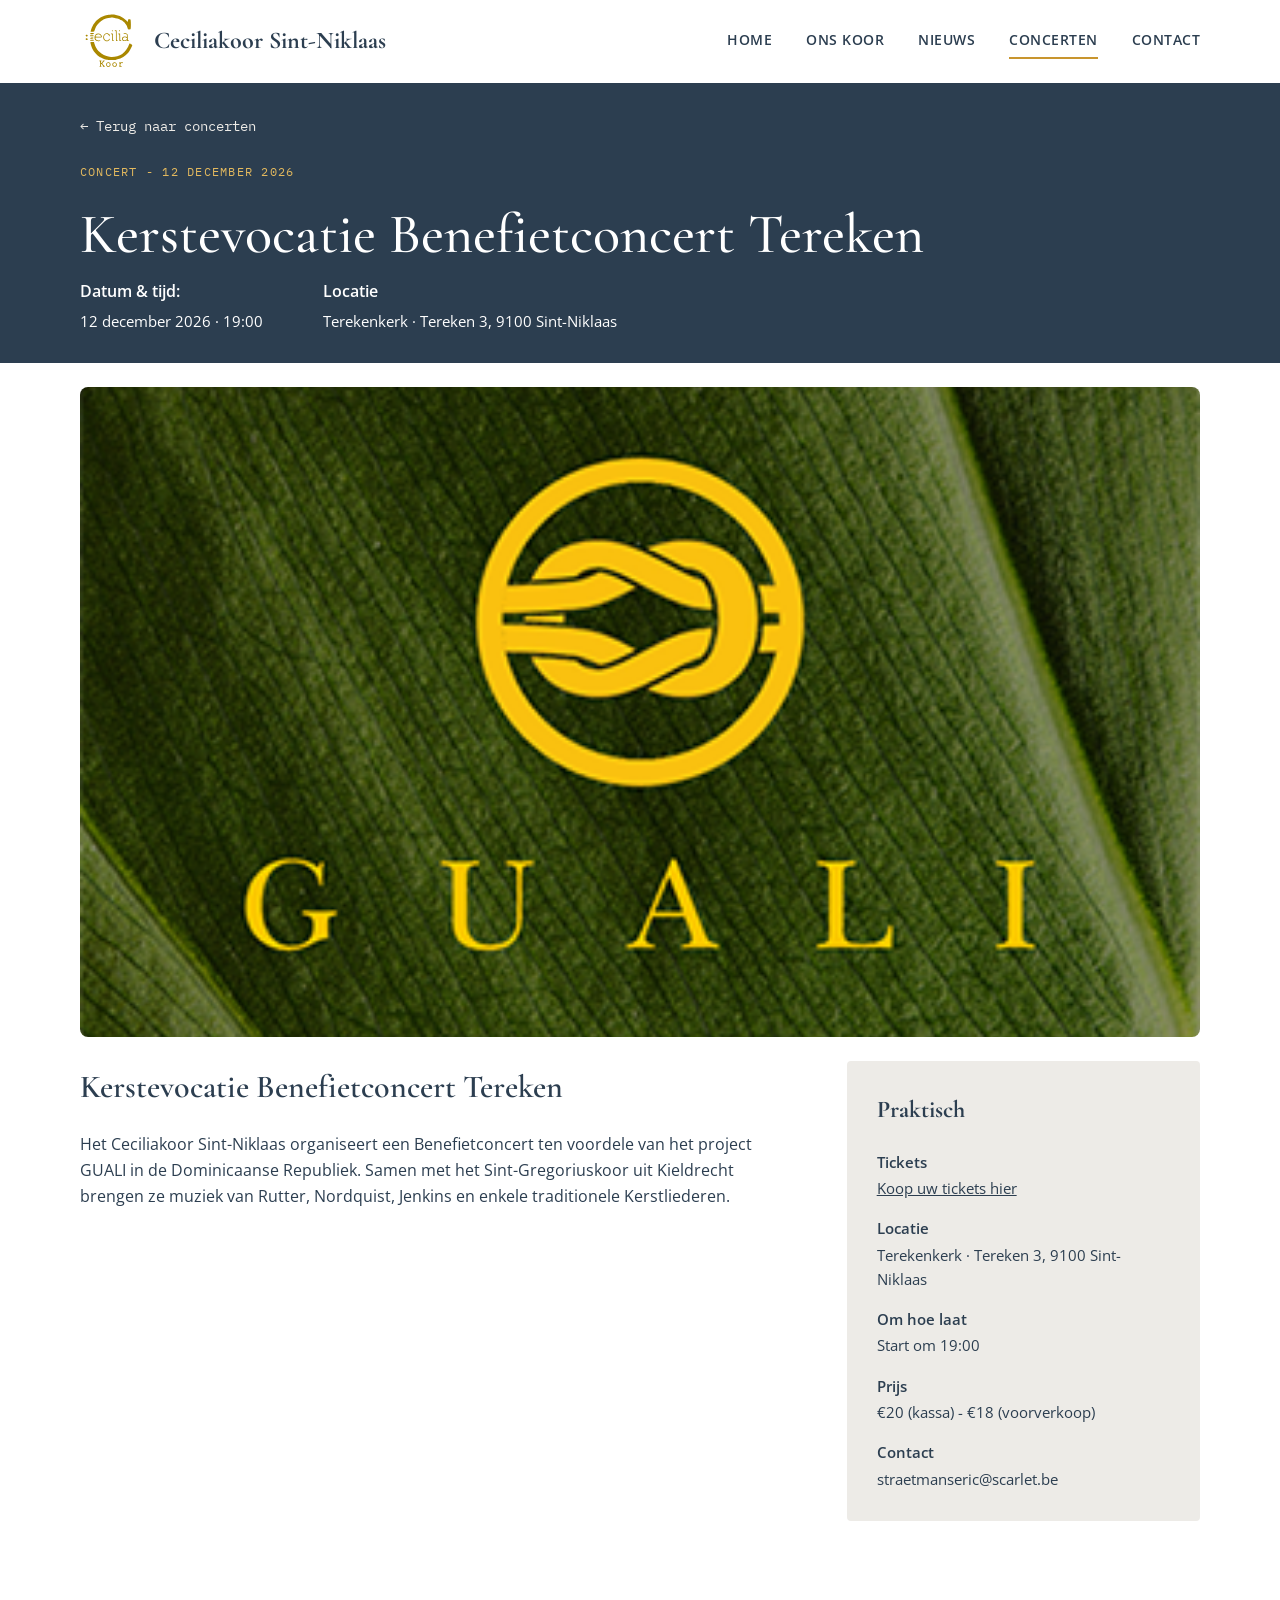
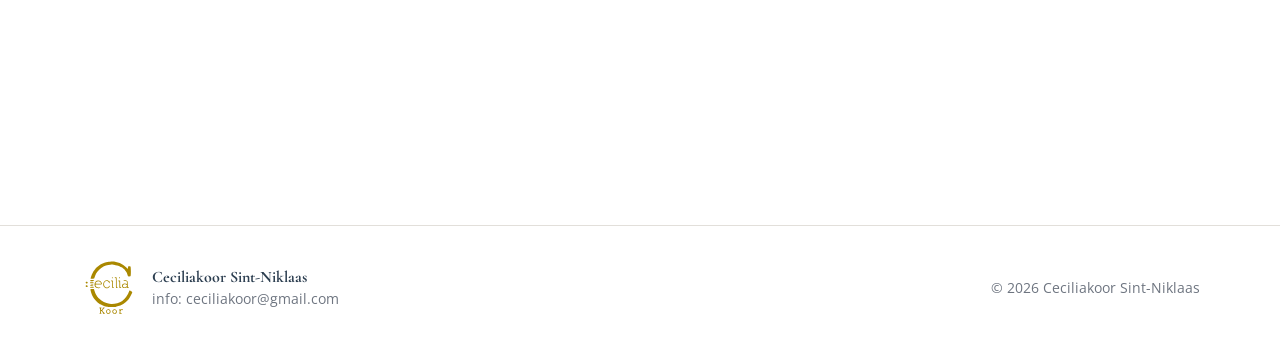
<file: concerten/kerstevocatie benefietconcert Tereken.html>
<!DOCTYPE html>
<html lang="nl">

<head>
    <meta charset="UTF-8">
    <meta name="viewport" content="width=device-width, initial-scale=1.0">
    <title>Ceciliakoor Sint-Niklaas</title>
    <meta name="description"
        content="Ceciliakoor Sint-Niklaas — gemengd koor. Samen zingen. Samen klinken.">
    <link rel="preconnect" href="https://fonts.googleapis.com">
    <link
        href="https://fonts.googleapis.com/css2?family=Cormorant+Garamond:ital,wght@0,500;0,600;0,700;1,500&family=Open+Sans:wght@400;600&family=IBM+Plex+Mono:wght@400;500&display=swap"
        rel="stylesheet">
    <link rel="stylesheet" href="../styles.css">
</head>

<body>

    <header class="site-header">
        <div class="wrap">
            <a class="brand" href="../index.html">
                <img src="../assets/logo Ceciliakoor.svg" alt="Logo" class="brand-logo">
                <span class="brand-name">Ceciliakoor Sint-Niklaas</span>
            </a>
            <nav class="main-nav" aria-label="Hoofdmenu">
                <a href="../index.html">Home</a>
                <a href="../ons-koor.html">Ons koor</a>
                <a href="../nieuws.html">Nieuws</a>
                <a href="../concerten.html" aria-current="page">Concerten</a>
                <a href="../contact.html">Contact</a>
            </nav>
        </div>
    </header>

    <div class="page-detail-banner">
        <div class="wrap">
            <a href="../concerten.html" class="back-link">&larr; Terug naar concerten</a>
            <p class="eyebrow">CONCERT - 12 DECEMBER 2026</p>
            <h1>Kerstevocatie Benefietconcert Tereken</h1>
            <div class="banner-meta">
                <div>
                    <strong>Datum & tijd:</strong><br>
                    12 december 2026 · 19:00
                </div>
                <div>
                    <strong>Locatie</strong><br>
                    Terekenkerk · Tereken 3, 9100 Sint-Niklaas
                </div>
            </div>
        </div>
    </div>

    <main class="wrap block">
        <img src="../assets/Guali-logo-kleiner.png" alt="Guali-logo" class="detail-hero-img">

        <div class="detail-grid">
            <div class="detail-content">
                <h2>Kerstevocatie Benefietconcert Tereken</h2>
                <p>Het Ceciliakoor Sint-Niklaas organiseert een Benefietconcert ten voordele van het project GUALI in de
                    Dominicaanse Republiek. Samen met het Sint-Gregoriuskoor uit Kieldrecht brengen ze muziek van
                    Rutter, Nordquist, Jenkins en enkele traditionele Kerstliederen. </p>
            </div>

            <aside>
                <div class="practical-box">
                    <h3>Praktisch</h3>
                    <div class="practical-item">
                        <strong>Tickets</strong>
                        <a href="https://forms.gle/G8BEzMdCCCrf6DgS7"><u>Koop
                                uw tickets hier</u></a>
                    </div>
                    <div class="practical-item">
                        <strong>Locatie</strong>
                        Terekenkerk · Tereken 3, 9100 Sint-Niklaas
                    </div>
                    <div class="practical-item">
                        <strong>Om hoe laat</strong>
                        Start om 19:00
                    </div>
                    <div class="practical-item">
                        <strong>Prijs</strong>
                        &euro;20 (kassa) - &euro;18 (voorverkoop)
                    </div>
                    <div class="practical-item">
                        <strong>Contact</strong>
                        <a href="mailto:straetmanseric@scarlet.be">straetmanseric@scarlet.be</a>
                    </div>
                </div>
            </aside>
        </div>
    </main>

    <footer class="site-footer">
        <div class="wrap">
            <div class="footer-brand">
                <img src="../assets/logo Ceciliakoor.svg" alt="Logo" class="brand-logo">
                <div class="footer-brand-text">
                    <strong>Ceciliakoor Sint-Niklaas</strong>
                    <span>info: <a href="mailto:ceciliakoor@gmail.com">ceciliakoor@gmail.com</a></span>
                </div>
            </div>
            <div class="footer-copy">© 2026 Ceciliakoor Sint-Niklaas</div>
        </div>
    </footer>

</body>

</html>
</file>
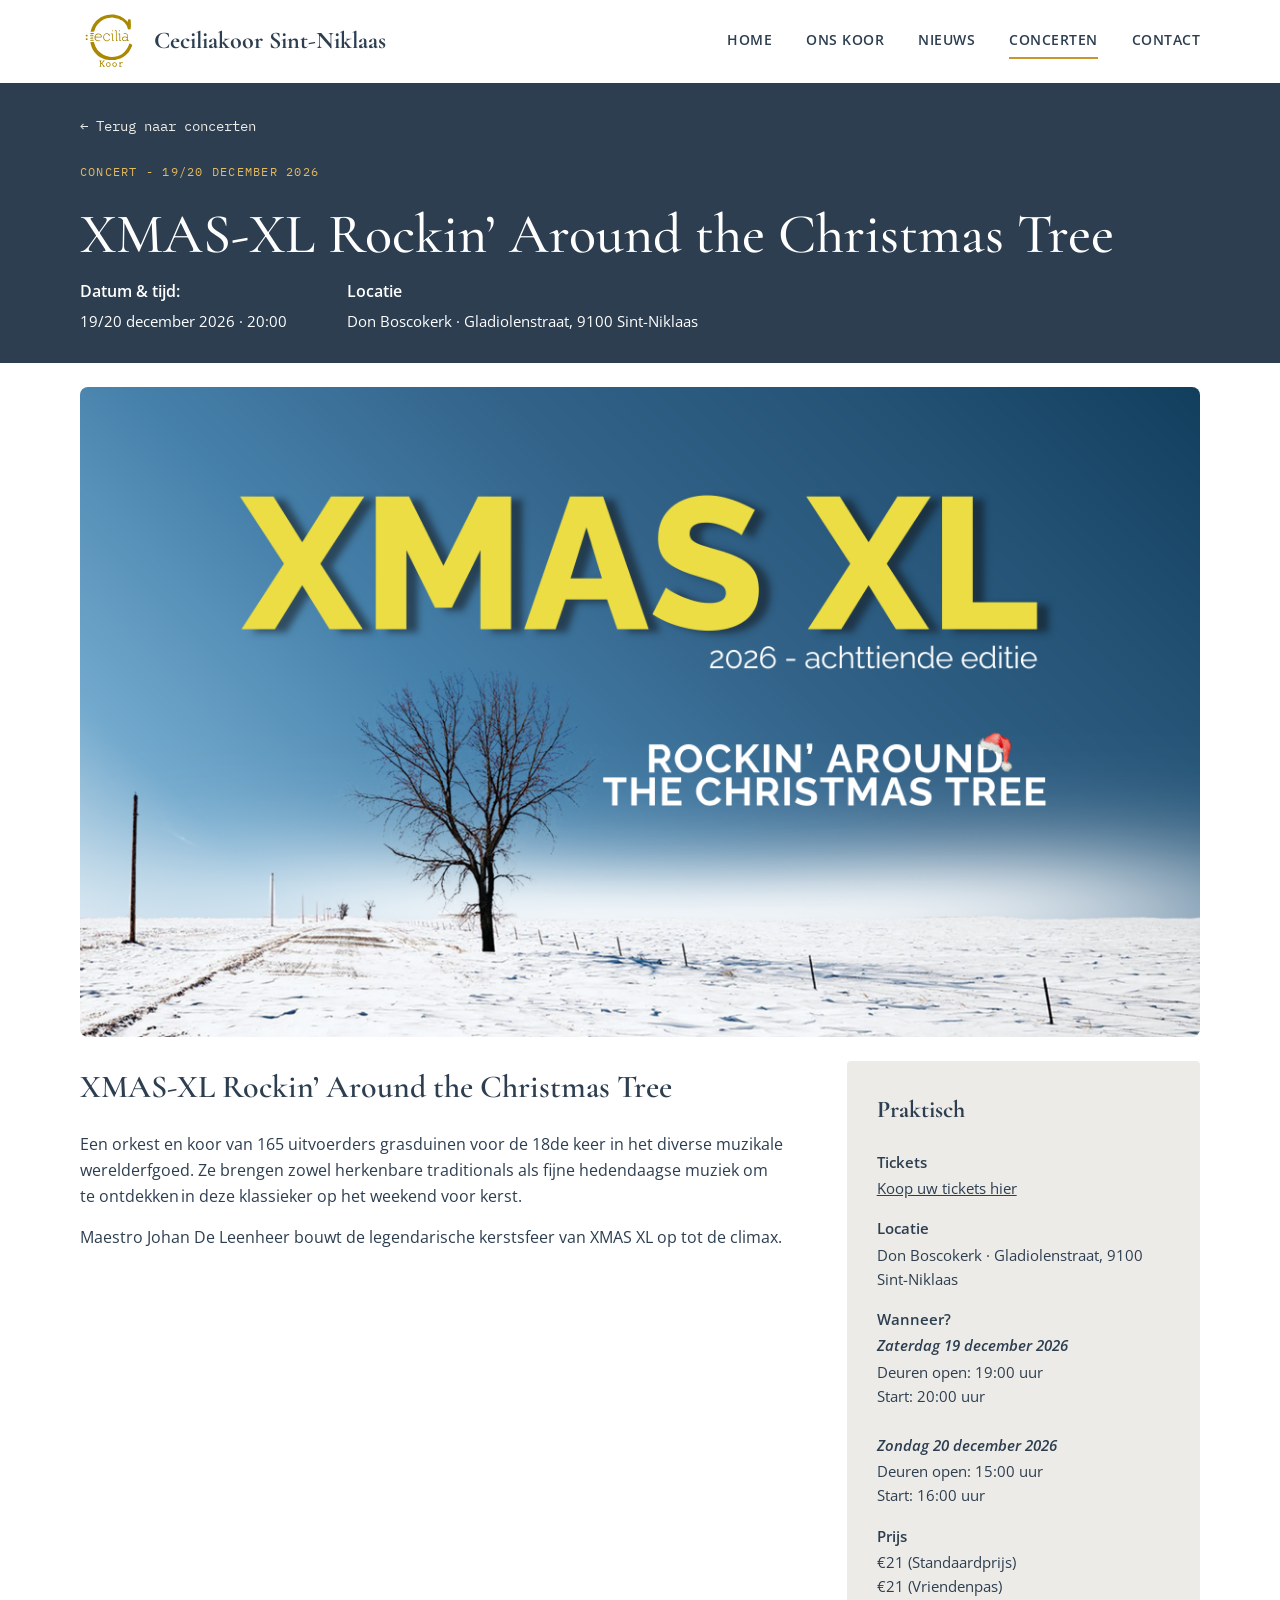
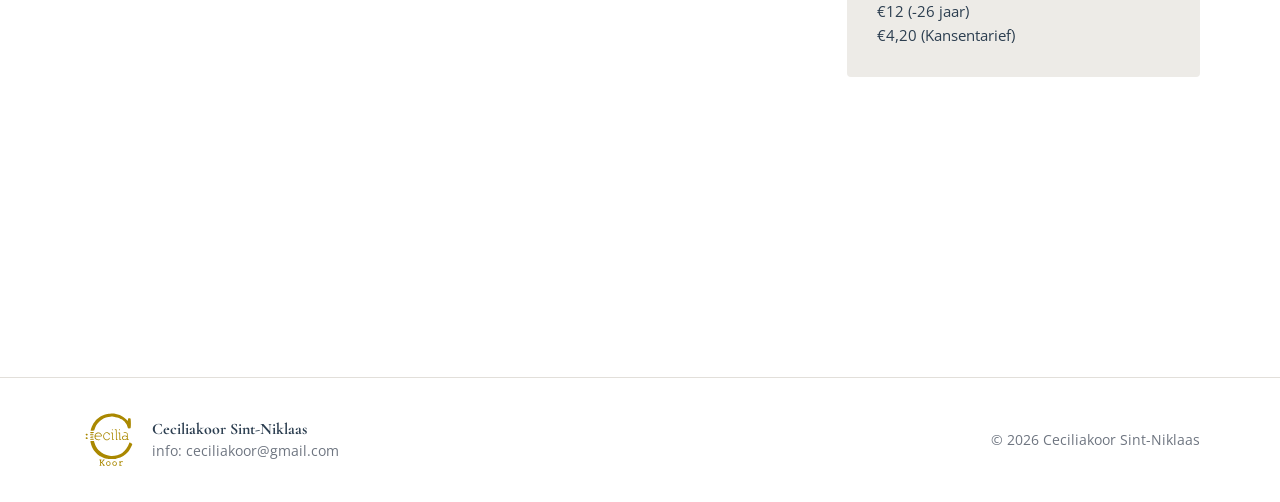
<file: concerten/XMAS-XL rockin-around-the-christmas-tree.html>
<!DOCTYPE html>
<html lang="nl">

<head>
    <meta charset="UTF-8">
    <meta name="viewport" content="width=device-width, initial-scale=1.0">
    <title>Ceciliakoor Sint-Niklaas</title>
    <meta name="description" content="Ceciliakoor Sint-Niklaas — gemengd koor. Samen zingen. Samen klinken.">
    <link rel="preconnect" href="https://fonts.googleapis.com">
    <link
        href="https://fonts.googleapis.com/css2?family=Cormorant+Garamond:ital,wght@0,500;0,600;0,700;1,500&family=Open+Sans:wght@400;600&family=IBM+Plex+Mono:wght@400;500&display=swap"
        rel="stylesheet">
    <link rel="stylesheet" href="../styles.css">
</head>

<body>

    <header class="site-header">
        <div class="wrap">
            <a class="brand" href="../index.html">
                <img src="../assets/logo Ceciliakoor.svg" alt="Logo" class="brand-logo">
                <span class="brand-name">Ceciliakoor Sint-Niklaas</span>
            </a>
            <nav class="main-nav" aria-label="Hoofdmenu">
                <a href="../index.html">Home</a>
                <a href="../ons-koor.html">Ons koor</a>
                <a href="../nieuws.html">Nieuws</a>
                <a href="../concerten.html" aria-current="page">Concerten</a>
                <a href="../contact.html">Contact</a>
            </nav>
        </div>
    </header>

    <div class="page-detail-banner">
        <div class="wrap">
            <a href="../concerten.html" class="back-link">&larr; Terug naar concerten</a>
            <p class="eyebrow">CONCERT - 19/20 DECEMBER 2026</p>
            <h1>XMAS-XL Rockin’ Around the Christmas Tree</h1>
            <div class="banner-meta">
                <div>
                    <strong>Datum & tijd:</strong><br>
                    19/20 december 2026 · 20:00
                </div>
                <div>
                    <strong>Locatie</strong><br>
                    Don Boscokerk · Gladiolenstraat, 9100 Sint-Niklaas
                </div>
            </div>
        </div>
    </div>

    <main class="wrap block">
        <img src="../assets/Eventomslag Facebook XL 2026.png" alt="Guali-logo" class="detail-hero-img">

        <div class="detail-grid">
            <div class="detail-content">
                <h2>XMAS-XL Rockin’ Around the Christmas Tree</h2>
                <p>Een orkest en koor van 165 uitvoerders grasduinen voor de 18de keer in het diverse muzikale
                    werelderfgoed. Ze brengen zowel herkenbare traditionals als fijne hedendaagse muziek om te
                    ontdekken in deze klassieker op het weekend voor kerst.
                </p>
                <p>
                    Maestro Johan De Leenheer bouwt de legendarische kerstsfeer van XMAS XL op tot de climax.
                </p>

            </div>

            <aside>
                <div class="practical-box">
                    <h3>Praktisch</h3>
                    <div class="practical-item">
                        <strong>Tickets</strong>
                        <a href="https://www.snik.sint-niklaas.be/agenda/rockin-around-the-christmas-tree-tbtc"><u>Koop
                                uw tickets hier</u></a>
                    </div>
                    <div class="practical-item">
                        <strong>Locatie</strong>
                        Don Boscokerk · Gladiolenstraat, 9100 Sint-Niklaas
                    </div>
                    <div class="practical-item">
                        <strong>Wanneer?</strong>
                        <strong><em>Zaterdag 19 december 2026</em></strong>
                        Deuren open: 19:00 uur<br>
                        Start: 20:00 uur
                        <br><br>
                        <strong><em>Zondag 20 december 2026</em></strong>
                        Deuren open: 15:00 uur<br>
                        Start: 16:00 uur
                    </div>
                    <div class="practical-item">
                        <strong>Prijs</strong>
                        &euro;21 (Standaardprijs)<br>
                        &euro;21 (Vriendenpas) <br>
                        &euro;12 (-26 jaar)<br>
                        &euro;4,20 (Kansentarief) <br>
                    </div>
                </div>
            </aside>
        </div>
    </main>

    <footer class="site-footer">
        <div class="wrap">
            <div class="footer-brand">
                <img src="../assets/logo Ceciliakoor.svg" alt="Logo" class="brand-logo">
                <div class="footer-brand-text">
                    <strong>Ceciliakoor Sint-Niklaas</strong>
                    <span>info: <a href="mailto:ceciliakoor@gmail.com">ceciliakoor@gmail.com</a></span>
                </div>
            </div>
            <div class="footer-copy">© 2026 Ceciliakoor Sint-Niklaas</div>
        </div>
    </footer>

</body>

</html>
</file>
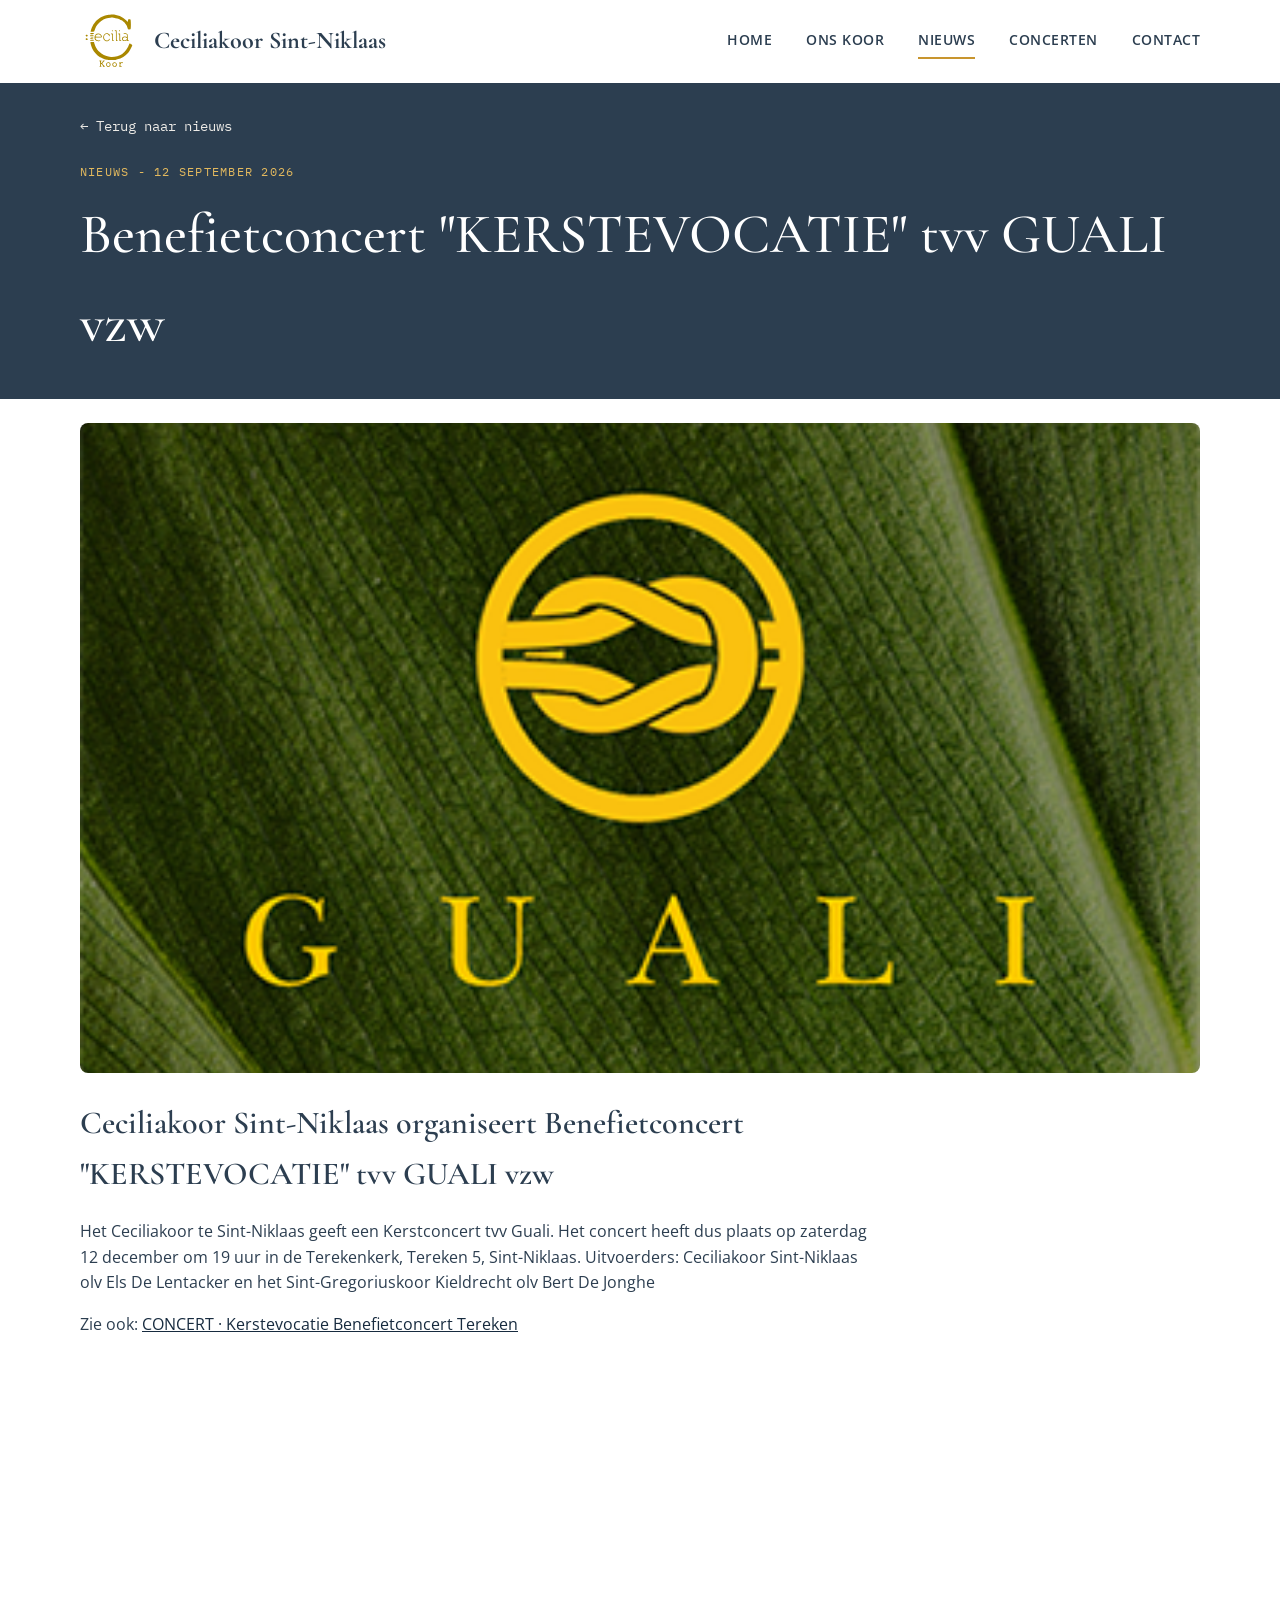
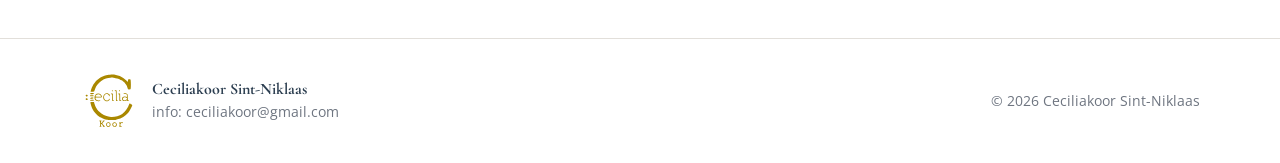
<file: nieuws/kerstconcert_guali.html>
<!DOCTYPE html>
<html lang="nl">

<head>
  <meta charset="UTF-8">
  <meta name="viewport" content="width=device-width, initial-scale=1.0">
  <title>Ceciliakoor Sint-Niklaas</title>
  <meta name="description"
    content="Ceciliakoor Sint-Niklaas — gemengd koor. Samen zingen. Samen klinken.">
  <link rel="preconnect" href="https://fonts.googleapis.com">
  <link
    href="https://fonts.googleapis.com/css2?family=Cormorant+Garamond:ital,wght@0,500;0,600;0,700;1,500&family=Open+Sans:wght@400;600&family=IBM+Plex+Mono:wght@400;500&display=swap"
    rel="stylesheet">
  <link rel="stylesheet" href="../styles.css">
</head>

<body>

  <header class="site-header">
    <div class="wrap">
      <a class="brand" href="../index.html">
        <img src="../assets/logo Ceciliakoor.svg" alt="Logo" class="brand-logo">
        <span class="brand-name">Ceciliakoor Sint-Niklaas</span>
      </a>
      <nav class="main-nav" aria-label="Hoofdmenu">
        <a href="../index.html">Home</a>
        <a href="../ons-koor.html">Ons koor</a>
        <a href="../nieuws.html" aria-current="page">Nieuws</a>
        <a href="../concerten.html">Concerten</a>
        <a href="../contact.html">Contact</a>
      </nav>
    </div>
  </header>

  <div class="page-detail-banner">
    <div class="wrap">
      <a href="../nieuws.html" class="back-link">&larr; Terug naar nieuws</a>
      <span class="eyebrow">NIEUWS - 12 September 2026</span>
      <h1>Benefietconcert "KERSTEVOCATIE" tvv GUALI vzw</h1>
    </div>
  </div>

  <main class="wrap block">
    <img src="../assets/Guali-logo-kleiner.png" alt="Guali-logo" class="detail-hero-img">
    
    <div class="detail-content single-col">
      <h2>Ceciliakoor Sint-Niklaas organiseert Benefietconcert "KERSTEVOCATIE" tvv GUALI vzw</h2>
      <p>Het Ceciliakoor te Sint-Niklaas geeft een Kerstconcert tvv Guali. Het concert heeft dus plaats op zaterdag 12 december om 19 uur in de Terekenkerk, Tereken 5, Sint-Niklaas. Uitvoerders: Ceciliakoor Sint-Niklaas olv Els De Lentacker  en het Sint-Gregoriuskoor Kieldrecht olv Bert De Jonghe</p>
      <p>Zie ook: <a href="../concerten/kerstevocatie benefietconcert Tereken.html">CONCERT · Kerstevocatie Benefietconcert Tereken</a></p>
    </div>
  </main>

  <footer class="site-footer">
    <div class="wrap">
      <div class="footer-brand">
        <img src="../assets/logo Ceciliakoor.svg" alt="Logo" class="brand-logo">
        <div class="footer-brand-text">
          <strong>Ceciliakoor Sint-Niklaas</strong>
          <span>info: <a href="mailto:ceciliakoor@gmail.com">ceciliakoor@gmail.com</a></span>
        </div>
      </div>
      <div class="footer-copy">© 2026 Ceciliakoor Sint-Niklaas</div>
    </div>
  </footer>

</body>
</html>
</file>
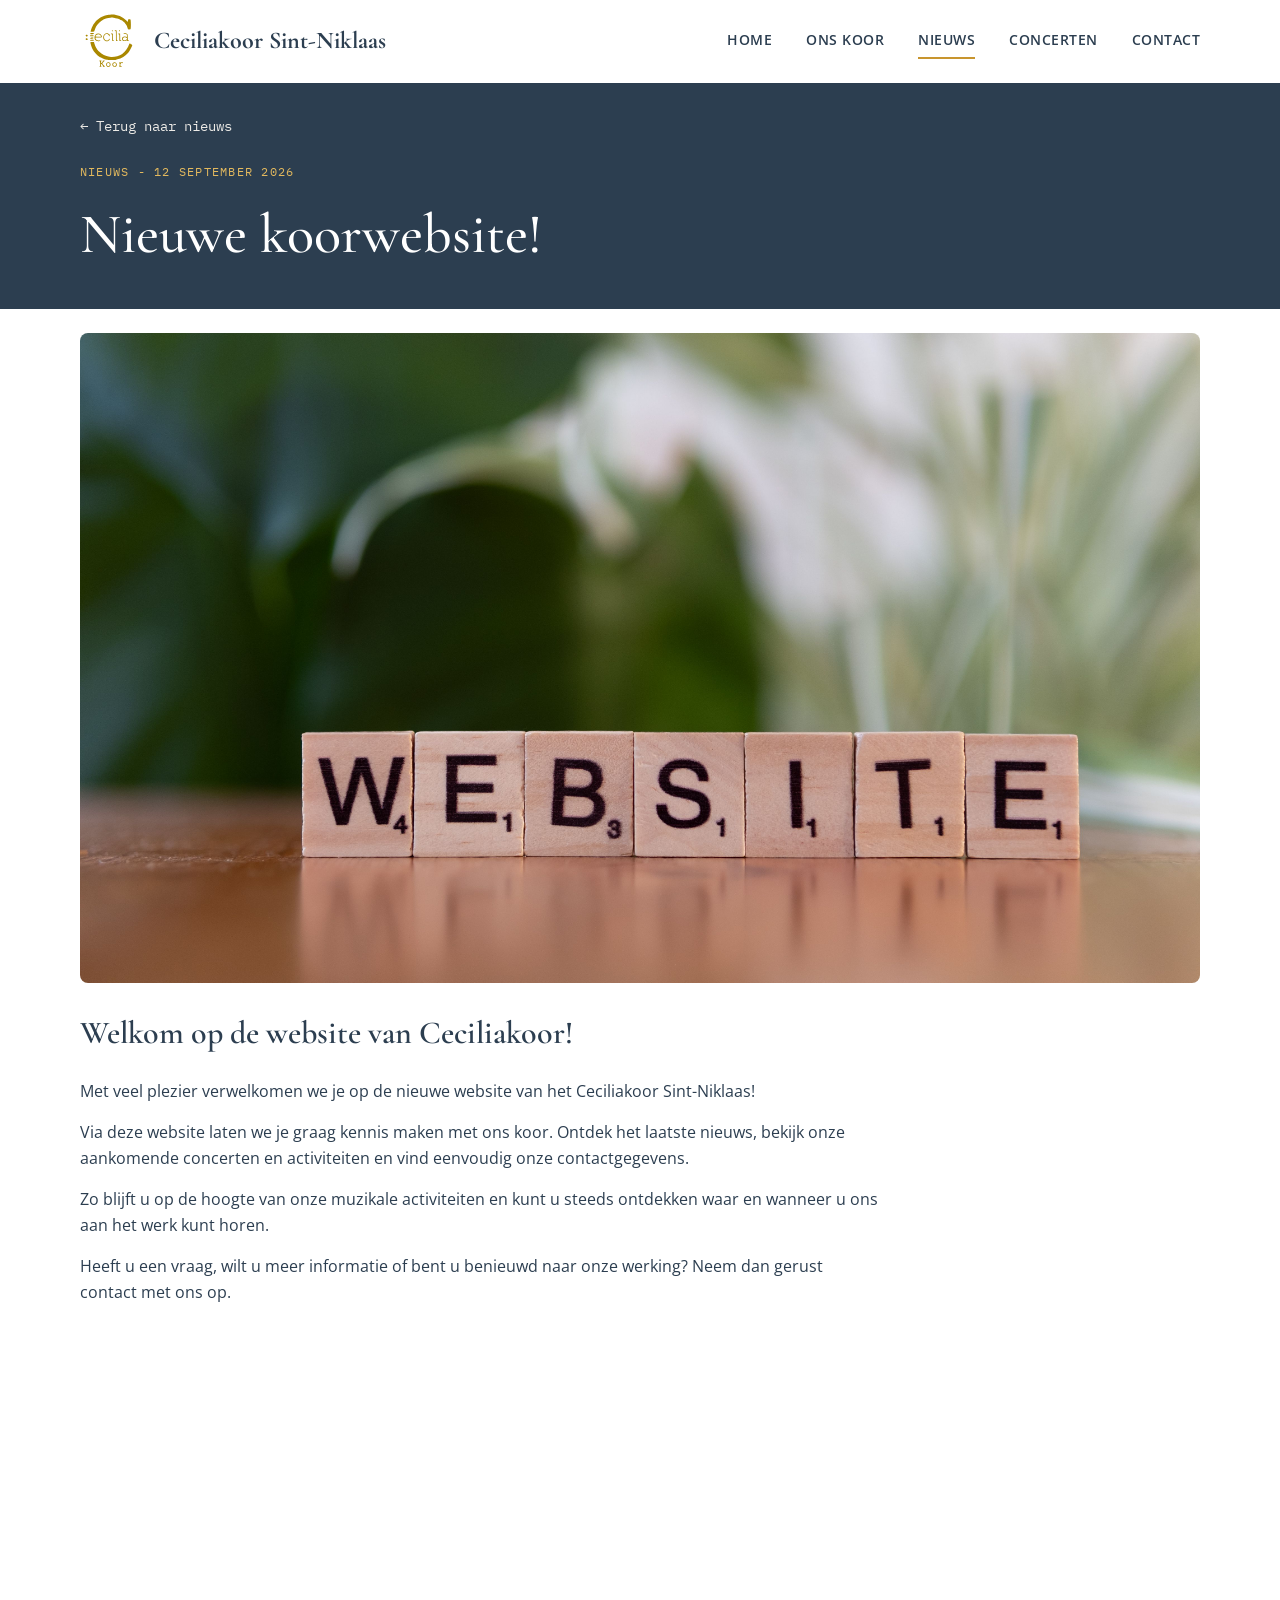
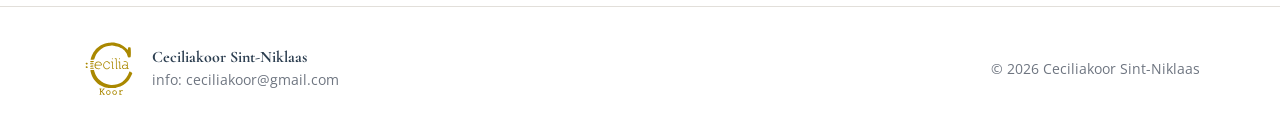
<file: nieuws/nieuwe_website.html>
<!DOCTYPE html>
<html lang="nl">

<head>
  <meta charset="UTF-8">
  <meta name="viewport" content="width=device-width, initial-scale=1.0">
  <title>Ceciliakoor Sint-Niklaas</title>
  <meta name="description"
    content="Ceciliakoor Sint-Niklaas — gemengd koor. Samen zingen. Samen klinken.">
  <link rel="preconnect" href="https://fonts.googleapis.com">
  <link
    href="https://fonts.googleapis.com/css2?family=Cormorant+Garamond:ital,wght@0,500;0,600;0,700;1,500&family=Open+Sans:wght@400;600&family=IBM+Plex+Mono:wght@400;500&display=swap"
    rel="stylesheet">
  <link rel="stylesheet" href="../styles.css">
</head>

<body>

  <header class="site-header">
    <div class="wrap">
      <a class="brand" href="../index.html">
        <img src="../assets/logo Ceciliakoor.svg" alt="Logo" class="brand-logo">
        <span class="brand-name">Ceciliakoor Sint-Niklaas</span>
      </a>
      <nav class="main-nav" aria-label="Hoofdmenu">
        <a href="../index.html">Home</a>
        <a href="../ons-koor.html">Ons koor</a>
        <a href="../nieuws.html" aria-current="page">Nieuws</a>
        <a href="../concerten.html">Concerten</a>
        <a href="../contact.html">Contact</a>
      </nav>
    </div>
  </header>

  <div class="page-detail-banner">
    <div class="wrap">
      <a href="../nieuws.html" class="back-link">&larr; Terug naar nieuws</a>
      <span class="eyebrow">NIEUWS - 12 September 2026</span>
      <h1>Nieuwe koorwebsite!</h1>
    </div>
  </div>

  <main class="wrap block">
    <img src="../assets/new_website.jpg" alt="Nieuwe koorwebsite" class="detail-hero-img">
    
    <div class="detail-content single-col">
      <h2>Welkom op de website van Ceciliakoor!</h2>
      <p>Met veel plezier verwelkomen we je op de nieuwe website van het Ceciliakoor Sint-Niklaas!</p>
      <p>Via deze website laten we je graag kennis maken met ons koor. Ontdek het laatste nieuws, bekijk onze aankomende concerten en activiteiten en vind eenvoudig onze contactgegevens.</p>
      <p>Zo blijft u op de hoogte van onze muzikale activiteiten en kunt u steeds ontdekken waar en wanneer u ons aan het werk kunt horen.</p>
      <p>Heeft u een vraag, wilt u meer informatie of bent u benieuwd naar onze werking? Neem dan gerust contact met ons op.</p>
    </div>
  </main>

  <footer class="site-footer">
    <div class="wrap">
      <div class="footer-brand">
        <img src="../assets/logo Ceciliakoor.svg" alt="Logo" class="brand-logo">
        <div class="footer-brand-text">
          <strong>Ceciliakoor Sint-Niklaas</strong>
          <span>info: <a href="mailto:ceciliakoor@gmail.com">ceciliakoor@gmail.com</a></span>
        </div>
      </div>
      <div class="footer-copy">© 2026 Ceciliakoor Sint-Niklaas</div>
    </div>
  </footer>

</body>
</html>
</file>
<file: styles.css>
:root {
  --navy: #2C3E50;
  --navy-deep: #223244;
  --gold: #C8952E;
  --paper: #FFFFFF;
  --mist: #EDEBE7;
  --mist-line: #E2DFDA;
  --muted: #6E7580;
  --ink: #2C3E50;
  --text-dark: #333;

  --font-display: 'Cormorant Garamond', serif;
  --font-body: 'Open Sans', sans-serif;
  --font-mono: 'IBM Plex Mono', monospace;
}

* {
  box-sizing: border-box;
}

html {
  scroll-behavior: smooth;
}

body {
  margin: 0;
  font-family: var(--font-body);
  color: var(--ink);
  background: var(--paper);
  -webkit-font-smoothing: antialiased;
  line-height: 1.6;
}

img {
  max-width: 100%;
  display: block;
}

a {
  color: inherit;
  text-decoration: none;
}

.wrap {
  max-width: 1200px;
  margin: 0 auto;
  padding: 0 40px;
}

/* ---------- Header ---------- */
.site-header {
  position: relative;
  z-index: 20;
  background: var(--paper);
  border-bottom: 1px solid transparent;
}

.site-header .wrap {
  display: flex;
  align-items: center;
  justify-content: space-between;
  height: 82px;
}

.brand {
  display: flex;
  align-items: center;
  gap: 14px;
}

.brand-logo {
  width: 60px;
  height: 60px;
  border-radius: 50%;
}

.brand-name {
  font-family: var(--font-display);
  font-weight: 800;
  font-size: 1.5rem;
  color: var(--navy);
  white-space: nowrap;
}

.main-nav {
  display: flex;
  gap: 34px;
}

.main-nav a {
  font-family: var(--font-body);
  font-size: 0.86rem;
  letter-spacing: 0.5px;
  text-transform: uppercase;
  color: var(--navy);
  font-weight: 600;
  padding: 6px 0;
  border-bottom: 2px solid transparent;
  transition: border-color 0.2s ease, color 0.2s ease;
}

.main-nav a:hover,
.main-nav a[aria-current="page"] {
  border-color: var(--gold);
}

/* ---------- Hero (home only) ---------- */
.hero {
  position: relative;
  height: 62vh;
  min-height: 420px;
  max-height: 640px;
  overflow: hidden;
}

.hero-intro {
  position: relative;
  width: 100%;
  height: 62vh;
  min-height: 420px;
  max-height: 640px;
  background-image: url("assets/groupsimage.jpeg");
  background-size: cover;
  background-position: center;
  display: flex;
  justify-content: center;
  align-items: flex-end;
}

.hero-box {
  background: #fff;
  padding: 40px 60px;
  text-align: center;
  box-shadow: 0 4px 15px rgba(0, 0, 0, 0.1);
  transform: translateY(50%);
  width: 80%;
  max-width: 600px;
}

.hero-box h1 {
  font-family: var(--font-display);
  font-weight: 600;
  font-size: 2.6rem;
  margin: 0 0 12px;
  color: var(--navy);
}

.hero-box p {
  font-size: 1.1rem;
  color: var(--muted);
  margin: 0 0 28px;
}

.hero-offset {
  margin-top: 90px;
}

.btn-row {
  display: flex;
  gap: 16px;
  justify-content: center;
  flex-wrap: wrap;
}

/* ---------- Buttons ---------- */
.btn {
  display: inline-block;
  font-family: var(--font-mono);
  font-size: 14px;
  text-transform: uppercase;
  padding: 10px 20px;
  background: var(--navy);
  color: #fff;
  border-radius: 3px;
  border: 1px solid var(--navy-deep);
  transition: background 0.2s ease, color 0.2s ease, border-color .2s ease;
}

.btn:hover {
  background: var(--navy-deep);
}

.btn-ghost {
  background: transparent;
  color: var(--navy);
}

.btn-ghost:hover {
  background: var(--navy);
  color: #fff;
}

.link-arrow {
  font-family: var(--font-display);
  font-size: 14px;
  font-weight: bold;
  color: var(--text-dark);
  text-transform: uppercase;
}

/* ---------- Section eyebrow / heading system ---------- */
.eyebrow {
  font-family: var(--font-mono);
  font-size: 0.78rem;
  letter-spacing: 0.1em;
  text-transform: uppercase;
  color: var(--gold);
  margin: 0 0 10px;
}

section.block {
  padding: 76px 0;
}

section.block.tight {
  padding: 56px 0;
}

section.block.on-mist {
  background: var(--mist);
}

h2.section-title {
  font-family: var(--font-display);
  font-weight: 600;
  font-size: 2rem;
  color: var(--navy);
  margin: 0 0 36px;
}

/* ---------- Page banner (subpages) ---------- */
.page-banner {
  background: var(--navy);
  color: #fff;
  text-align: center;
  padding: 54px 40px 60px;
}

.page-banner .eyebrow {
  color: #E3B95E;
}

.page-banner h1 {
  font-family: var(--font-display);
  font-weight: 500;
  font-style: italic;
  font-size: 2.5rem;
  margin: 0;
  color: #fff;
}

/* ---------- News cards ---------- */
.news-grid {
  display: grid;
  grid-template-columns: repeat(3, 1fr);
  gap: 32px;
}

.news-card {
  display: flex;
  flex-direction: column;
}

.card-photo {
  aspect-ratio: 4/3;
  position: relative;
  overflow: hidden;
  margin-bottom: 18px;
}

.card-photo img {
  width: 100%;
  height: 100%;
  object-fit: cover;
  display: block;
}

.news-card h3 {
  font-family: var(--font-display);
  font-weight: 600;
  font-size: 1.25rem;
  margin: 0 0 8px;
  color: var(--navy);
}

.news-card p {
  color: var(--muted);
  font-size: 0.95rem;
  margin: 0 0 16px;
  flex-grow: 1;
}

/* ---------- Calendar / concert list ---------- */
.concert-list {
  border-top: 1px solid var(--mist-line);
}

.concert-row {
  display: grid;
  grid-template-columns: 130px 1fr 160px;
  gap: 24px;
  align-items: start;
  padding: 26px 0;
  border-bottom: 1px solid var(--mist-line);
}

.concert-date {
  font-family: var(--font-mono);
  font-size: 0.85rem;
  color: var(--muted);
  padding-top: 4px;
}

.concert-info h3 {
  font-family: var(--font-display);
  font-size: 1.2rem;
  font-weight: 600;
  margin: 0 0 6px;
  color: var(--navy);
}

.concert-venue {
  font-size: 0.92rem;
  color: var(--muted);
  margin: 0 0 8px;
}

.concert-desc {
  font-size: 0.92rem;
  color: var(--muted);
  margin: 0;
  max-width: 60ch;
}

.concert-action {
  text-align: right;
  padding-top: 6px;
}

/* ---------- Footer ---------- */
.site-footer {
  border-top: 1px solid var(--mist-line);
  padding: 32px 0;
}

.site-footer .wrap {
  display: flex;
  align-items: center;
  justify-content: space-between;
  flex-wrap: wrap;
  gap: 16px;
}

.footer-brand {
  display: flex;
  align-items: center;
  gap: 12px;
}

.footer-brand svg {
  width: 30px;
  height: 30px;
}

.footer-brand-text {
  line-height: 1.35;
}

.footer-brand-text strong {
  display: block;
  font-family: var(--font-display);
  font-size: 1rem;
  color: var(--navy);
}

.footer-brand-text span {
  font-size: 0.85rem;
  color: var(--muted);
}

.footer-copy {
  font-size: 0.85rem;
  color: var(--muted);
}

.footer-links a {
  font-size: 0.85rem;
  color: var(--muted);
  text-decoration: underline;
}

.footer-links a:hover {
  color: var(--gold);
}

/* ---------- Simple page (contact, ons koor) ---------- */
.two-col {
  display: grid;
  grid-template-columns: 5fr 3fr;
  gap: 60px;
  align-items: center;
}

.info-block {
  margin-bottom: 28px;
}

.info-block h3 {
  font-family: var(--font-body);
  font-weight: 600;
  font-size: 0.95rem;
  color: var(--navy);
  margin: 0 0 6px;
}

.info-block a,
.info-block p {
  margin: 0;
  color: var(--muted);
}

.info-block a {
  text-decoration: underline;
}

.info-block a:hover {
  color: var(--gold);
}

.about-eyebrow {
  font-family: var(--font-body);
  font-style: italic;
  color: var(--muted);
  font-size: 1rem;
  margin: 0 0 6px;
}

.about-title {
  font-family: var(--font-display);
  font-size: 2.1rem;
  font-weight: 600;
  color: var(--navy);
  margin: 0 0 18px;
}

.about-tagline {
  font-size: 1.15rem;
  color: var(--muted);
  margin: 0 0 26px;
}

.about-body p {
  margin: 0 0 20px;
  max-width: 74ch;
}

.about-photo-small {
  margin-top: 40px;
  display: flex;
  align-items: center;
  justify-content: center;
  border-radius: 8px;
}

.about-photo-small img {
  width: 100%;
  height: 100%;
  object-fit: cover;
}

.about-photo-big {
  margin-top: 40px;
}

.about-photo-big .card-photo {
  aspect-ratio: 21/9;
}

/* ---------- Detail Page ---------- */
.page-detail-banner {
  background: var(--navy);
  color: var(--paper);
  padding: 30px 0 30px;
}

.back-link {
  font-family: var(--font-mono);
  font-size: 0.85rem;
  color: var(--mist);
  text-decoration: none;
  display: inline-block;
  margin-bottom: 24px;
  transition: color 0.2s ease;
}

.back-link:hover {
  color: var(--gold);
}

.page-detail-banner .eyebrow {
  color: #E3B95E;
  margin-bottom: 8px;
  display: block;
}

.page-detail-banner h1 {
  font-family: var(--font-display);
  font-weight: 500;
  font-size: 3.5rem;
  color: var(--paper);
  margin: 0px;
}

.banner-meta {
  display: flex;
  gap: 60px;
  margin-top: 0px;
  font-size: 0.95rem;
}

.banner-meta strong {
  font-family: var(--font-body);
  font-size: 1rem;
  font-weight: 600;
  display: inline-block;
  margin-bottom: 4px;
}

.detail-hero-img {
  width: 100%;
  height: 650px;
  object-fit: cover;
  margin-top: 24px;
  margin-bottom: 24px;
  border-radius: 8px;
}

.detail-grid {
  display: grid;
  grid-template-columns: 2fr 1fr;
  gap: 60px;
  align-items: start;
  margin-bottom: 300px;
}

.single-col {
  max-width: 800px;
}

.detail-content {
  margin-bottom: 300px;
}

.detail-content a {
  color: #172b3f;
  text-decoration: underline;
}

.detail-content h2 {
  font-family: var(--font-display);
  font-weight: 600;
  font-size: 2rem;
  color: var(--navy);
  margin: 0 0 20px;
}

.practical-box {
  background: var(--mist);
  padding: 30px;
  border-radius: 4px;
}

.practical-box h3 {
  font-family: var(--font-display);
  font-size: 1.5rem;
  color: var(--navy);
  margin: 0 0 20px;
}

.practical-item {
  margin-bottom: 16px;
  font-size: 0.95rem;
}

.practical-item:last-child {
  margin-bottom: 0;
}

.practical-item strong {
  display: block;
  color: var(--navy);
  font-family: var(--font-body);
  font-weight: 600;
  margin-bottom: 2px;
}

/* ---------- Responsive ---------- */
@media (max-width: 900px) {
  .wrap {
    padding: 0 24px;
  }

  .site-header .wrap {
    flex-direction: column;
    align-items: flex-start;
    height: auto;
    padding-top: 18px;
    padding-bottom: 14px;
    gap: 14px;
  }

  .main-nav {
    gap: 20px;
    flex-wrap: wrap;
  }

  .hero,

  .hero-intro {
    height: 25vh;
    min-height: 300px;
    max-height: 460px;
  }
  
  .hero-offset {
    margin-top: 150px;
  }

  .news-grid {
    grid-template-columns: 1fr;
  }

  .media-grid {
    grid-template-columns: 1fr;
  }

  .detail-grid {
    grid-template-columns: 1fr;
    margin-bottom: 100px;
  }

  .detail-content {
    padding-bottom: 100px;
    margin-bottom: 0px;
    padding-bottom: 0px
  }

  .two-col {
    grid-template-columns: 1fr;
    gap: 36px;
  }

  .concert-row {
    grid-template-columns: 1fr;
    gap: 8px;
  }

  .concert-action {
    text-align: left;
  }

  .hero-intro h1 {
    font-size: 2rem;
  }

  .site-footer .wrap {
    flex-direction: column;
    align-items: flex-start;
  }
}

@media (prefers-reduced-motion: reduce) {
  html {
    scroll-behavior: auto;
  }

  * {
    transition: none !important;
  }
}

a:focus-visible,
button:focus-visible {
  outline: 2px solid var(--gold);
  outline-offset: 2px;
}
</file>
